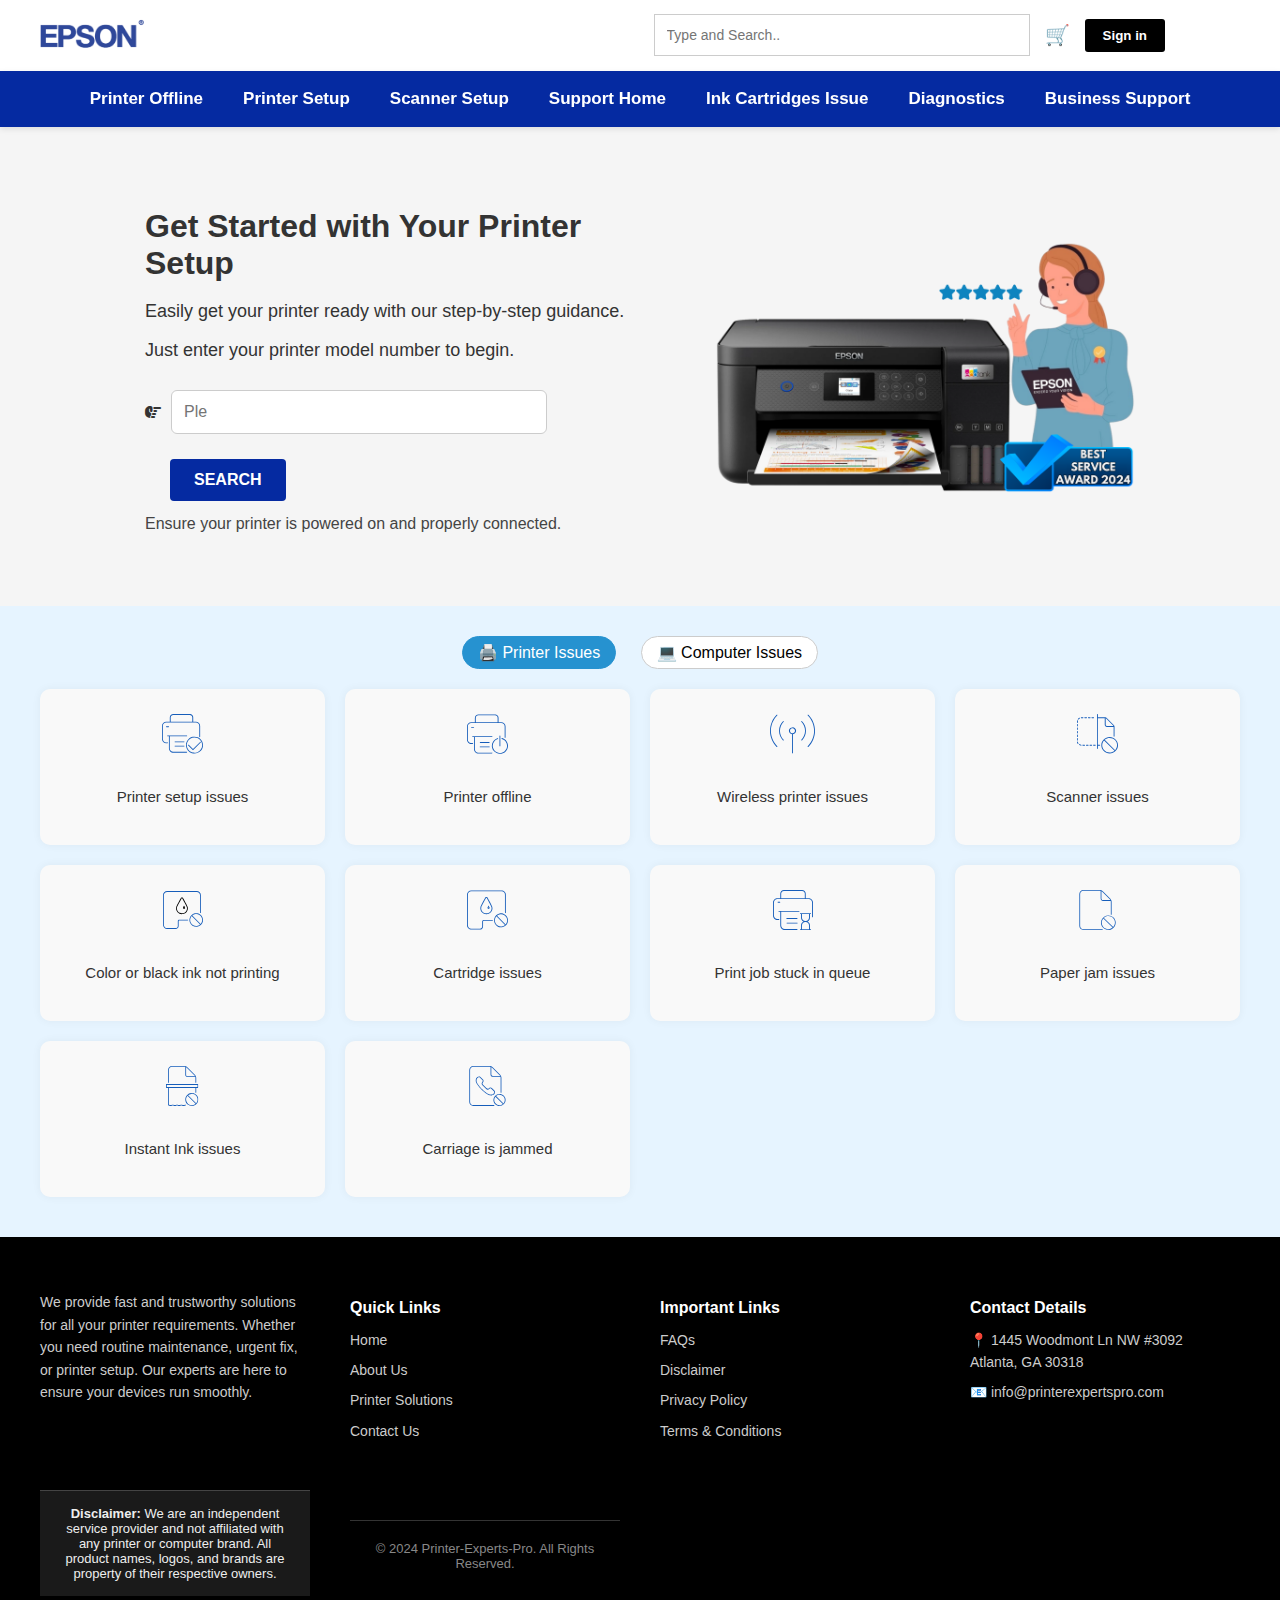
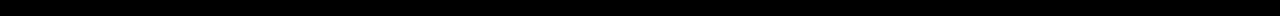
<file: index.html>
<!DOCTYPE html>
<html lang="en">
<head>
  <!-- Google tag (gtag.js) -->
<script async src="https://www.googletagmanager.com/gtag/js?id=AW-17103314499">
</script>
<script>
  window.dataLayer = window.dataLayer || [];
  function gtag(){dataLayer.push(arguments);}
  gtag('js', new Date());

  gtag('config', 'AW-17103314499');
</script>
<!-- Event snippet for Page view conversion page -->
<script>
  gtag('event', 'conversion', {'send_to': 'AW-17103314499/ewhqCN_078saEMO8v9s_'});
</script>

  <meta charset="UTF-8" />
  <meta name="viewport" content="width=device-width, initial-scale=1.0" />
  <title>Official Epson Printer Online Setup</title>
  <link rel="icon" type="image/png" href="/images/group1.png">
  <link rel="stylesheet" href="style.css" />
  <style>
    .hero {
      display: flex;
      align-items: center;
      justify-content: center;
      gap: 40px;
      padding: 60px 20px;
      background: #f5f5f5;
      flex-wrap: wrap;
    }
    .hero-text {
      max-width: 500px;
    }
    .hero-text h1 {
      font-size: 32px;
      margin-bottom: 15px;
    }
    .hero-text p {
      margin: 10px 0;
    }
    .search-box {
      background: #fff;
      padding: 12px;
      border-radius: 6px;
      border: 1px solid #ccc;
      margin: 15px 0;
      width: 25em;
      max-width: 350px;
      font-size: 16px;
    }
    .search-btn {
      padding: 12px 24px;
      font-size: 16px;
      border: none;
      border-radius: 4px;
      background: #333;
      color: #fff;
      cursor: pointer;
    }
    .hero img {
      max-width: 450px;
      height: auto;
    }
    .header-container {
      display: flex;
      justify-content: space-between;
      align-items: center;
      padding: 10px 20px;
    }
    @media (max-width: 900px) {    .logo img {
      height: 100% !important;
      width: 100% !important;
      max-width: 5em;
    }}

        @media (max-width: 768px) {    .logo img {
      height: 100% !important;
      width: 100% !important;
      max-width: 5em;
    }}
.animate-icon {
  animation: pulse 1.4s infinite ease-in-out;
}
@keyframes pulse {
  0%, 100% { transform: translateX(0); }
  50% { transform: translateX(6px); }
}
  </style>

<!-- Header Wrapper -->
<div class="header-wrapper">
  <div class="header-container">
    <!-- Logo on the left -->
    <div class="logo">
      <img src="images/group2.png" alt="Printer Experts Pro Logo" style="width: 100%; max-width: 6.5em;" />
    </div>

    <!-- Actions on the right -->
    <div class="header-actions">
      <input type="text" placeholder="Type and Search.." class="search-input" />
      <span class="cart-icon">🛒</span>
      <button class="signin">Sign in</button>
    </div>
  </div>

  <nav class="main-nav">
    <a href="#">Printer Offline</a>
    <a href="#">Printer Setup</a>
    <a href="#">Scanner Setup</a>
    <a href="#">Support Home</a>
    <a href="#">Ink Cartridges Issue</a>
    <a href="#">Diagnostics</a>
    <a href="#">Business Support</a>
  </nav>
</div>

<!-- Hero -->
<section class="hero">
  <div class="hero-text">
    <h1>Get Started with Your Printer Setup</h1>
    <p>Easily get your printer ready with our step-by-step guidance.</p>
    <p>Just enter your printer model number to begin.</p>

<div style="display: flex; flex-direction: column; align-items: flex-start;">
<!-- Load Font Awesome (place in <head> once) -->
<link rel="stylesheet" href="https://cdnjs.cloudflare.com/ajax/libs/font-awesome/6.4.0/css/all.min.css" />

<!-- Your updated search wrapper -->
<div class="search-input-wrapper" style="display: flex; align-items: center; gap: 10px;">
  <i class="fas fa-hand-point-right animate-icon"></i>
  <input type="text" id="printerSearchBox" class="search-box" placeholder="Please Search Your Printer" />
</div>

<button class="search-btn" style="margin-top: 10px; margin-left: 25px;" onclick="window.location.href='/connect-printer';">SEARCH</button>
</div>


    <p style="margin-top: 10px; font-size: 16px; color: #444;">
      Ensure your printer is powered on and properly connected.
    </p>
  </div>
  <img src="images/front-banner.png" alt="Banner Image" />
</section>

 <!-- Tab Navigation -->
<div class="tabs">
  <span id="printerTab" class="tab active">🖨️ Printer Issues</span>
  <span id="computerTab" class="tab">💻 Computer Issues</span>
</div>

<!-- Printer Issues Grid -->
<div id="printerGrid" class="grid">
  <div class="card"><img src="images/image12.svg" alt=""><p>Printer setup issues</p></div>
  <div class="card"><img src="images/image13.svg" alt=""><p>Printer offline</p></div>
  <div class="card"><img src="images/image14.svg" alt=""><p>Wireless printer issues</p></div>
  <div class="card"><img src="images/image15.svg" alt=""><p>Scanner issues</p></div>
  <div class="card"><img src="images/image16.svg" alt=""><p>Color or black ink not printing</p></div>
  <div class="card"><img src="images/image17.svg" alt=""><p>Cartridge issues</p></div>
  <div class="card"><img src="images/image18.svg" alt=""><p>Print job stuck in queue</p></div>
  <div class="card"><img src="images/image19.svg" alt=""><p>Paper jam issues</p></div>
  <div class="card"><img src="images/image20.svg" alt=""><p>Instant Ink issues</p></div>
  <div class="card"><img src="images/image21.svg" alt=""><p>Carriage is jammed</p></div>
</div>

<!-- Computer Issues Grid -->
<div id="computerGrid" class="grid" style="display: none;">
  <div class="card"><img src="images/image1.svg" alt="Windows OS"><p>Windows operating system issues</p></div>
  <div class="card"><img src="images/image2.svg" alt="Battery"><p>Battery and adapter issues</p></div>
  <div class="card"><img src="images/image3.svg" alt="Slow"><p>Computer is slow</p></div>
  <div class="card"><img src="images/image4.svg" alt="WiFi"><p>Wireless, wired, Bluetooth networking issues</p></div>
  <div class="card"><img src="images/image5.svg" alt="Mouse"><p>Keyboard, mouse, touch pad, and click pad issues</p></div>
  <div class="card"><img src="images/image6.svg" alt="Recovery"><p>Perform an System Recovery</p></div>
  <div class="card"><img src="images/image7.svg" alt="Display"><p>Display and touchscreen issues</p></div>
  <div class="card"><img src="images/image8.svg" alt="Sound"><p>Sound Issue</p></div>
  <div class="card"><img src="images/image9.svg" alt="Freeze"><p>Computer locks up or freezes</p></div>
  <div class="card"><img src="images/image10.svg" alt="Boot"><p>Computer doesn’t turn on or boot up</p></div>
  <div class="card"><img src="images/image11.svg" alt="Memory"><p>Low disk space or memory issues</p></div>
</div>

<!-- JavaScript to toggle tabs -->
<script>
  const printerTab = document.getElementById('printerTab');
  const computerTab = document.getElementById('computerTab');
  const printerGrid = document.getElementById('printerGrid');
  const computerGrid = document.getElementById('computerGrid');

  printerTab.onclick = () => {
    printerTab.classList.add('active');
    computerTab.classList.remove('active');
    printerGrid.style.display = 'grid';
    computerGrid.style.display = 'none';
  };

  computerTab.onclick = () => {
    computerTab.classList.add('active');
    printerTab.classList.remove('active');
    printerGrid.style.display = 'none';
    computerGrid.style.display = 'grid';
  };
</script>
<script>
  const inputBox = document.getElementById('printerSearchBox');
  const suggestion = "Please Search Your Printer";

  let index = 0;

  function typeSuggestion() {
    if (index < suggestion.length) {
      inputBox.setAttribute("placeholder", suggestion.substring(0, index + 1));
      index++;
      setTimeout(typeSuggestion, 100);
    } else {
      inputBox.classList.remove("typing");
    }
  }

  window.addEventListener('DOMContentLoaded', () => {
    inputBox.classList.add("typing");
    setTimeout(typeSuggestion, 500); // delay before typing starts
  });
</script>

<!-- Footer -->
<footer class="footer">
  <div class="footer-grid">
    <div class="footer-col">
      <p>We provide fast and trustworthy solutions for all your printer requirements. Whether you need routine maintenance, urgent fix, or printer setup. Our experts are here to ensure your devices run smoothly.</p>
    </div>
<div class="footer-col">
  <h4>Quick Links</h4>
  <ul>
    <li><a href="/">Home</a></li>
    <li><a href="/about">About Us</a></li>
    <li><a href="/solutions">Printer Solutions</a></li>
    <li><a href="/contact">Contact Us</a></li>
  </ul>
</div>
<div class="footer-col">
  <h4>Important Links</h4>
  <ul>
    <li><a href="/faq">FAQs</a></li>
    <li><a href="/disclaimer">Disclaimer</a></li>
    <li><a href="/privacy">Privacy Policy</a></li>
    <li><a href="/terms">Terms & Conditions</a></li>
  </ul>
</div>
<div class="footer-col">
  <h4>Contact Details</h4>
  <ul>
    <li>📍 1445 Woodmont Ln NW #3092<br>Atlanta, GA 30318</li>
    <li>📧 info@printerexpertspro.com</li>
  </ul>
</div>


  <!-- ✅ Added Disclaimer Just Above Footer Bottom -->
  <div style="text-align: center; font-size: 13px; padding: 15px 20px; color: #eee; background-color: #1a1a1a; border-top: 1px solid #444;">
    <strong>Disclaimer:</strong> We are an independent service provider and not affiliated with any printer or computer brand. All product names, logos, and brands are property of their respective owners.
  </div>

  <div class="footer-bottom">
    &copy; 2024 Printer-Experts-Pro. All Rights Reserved.
  </div>
</footer>
<script src="//code.jivosite.com/widget/jqSYhHYoaT" async></script>
</body>
</html>
</file>
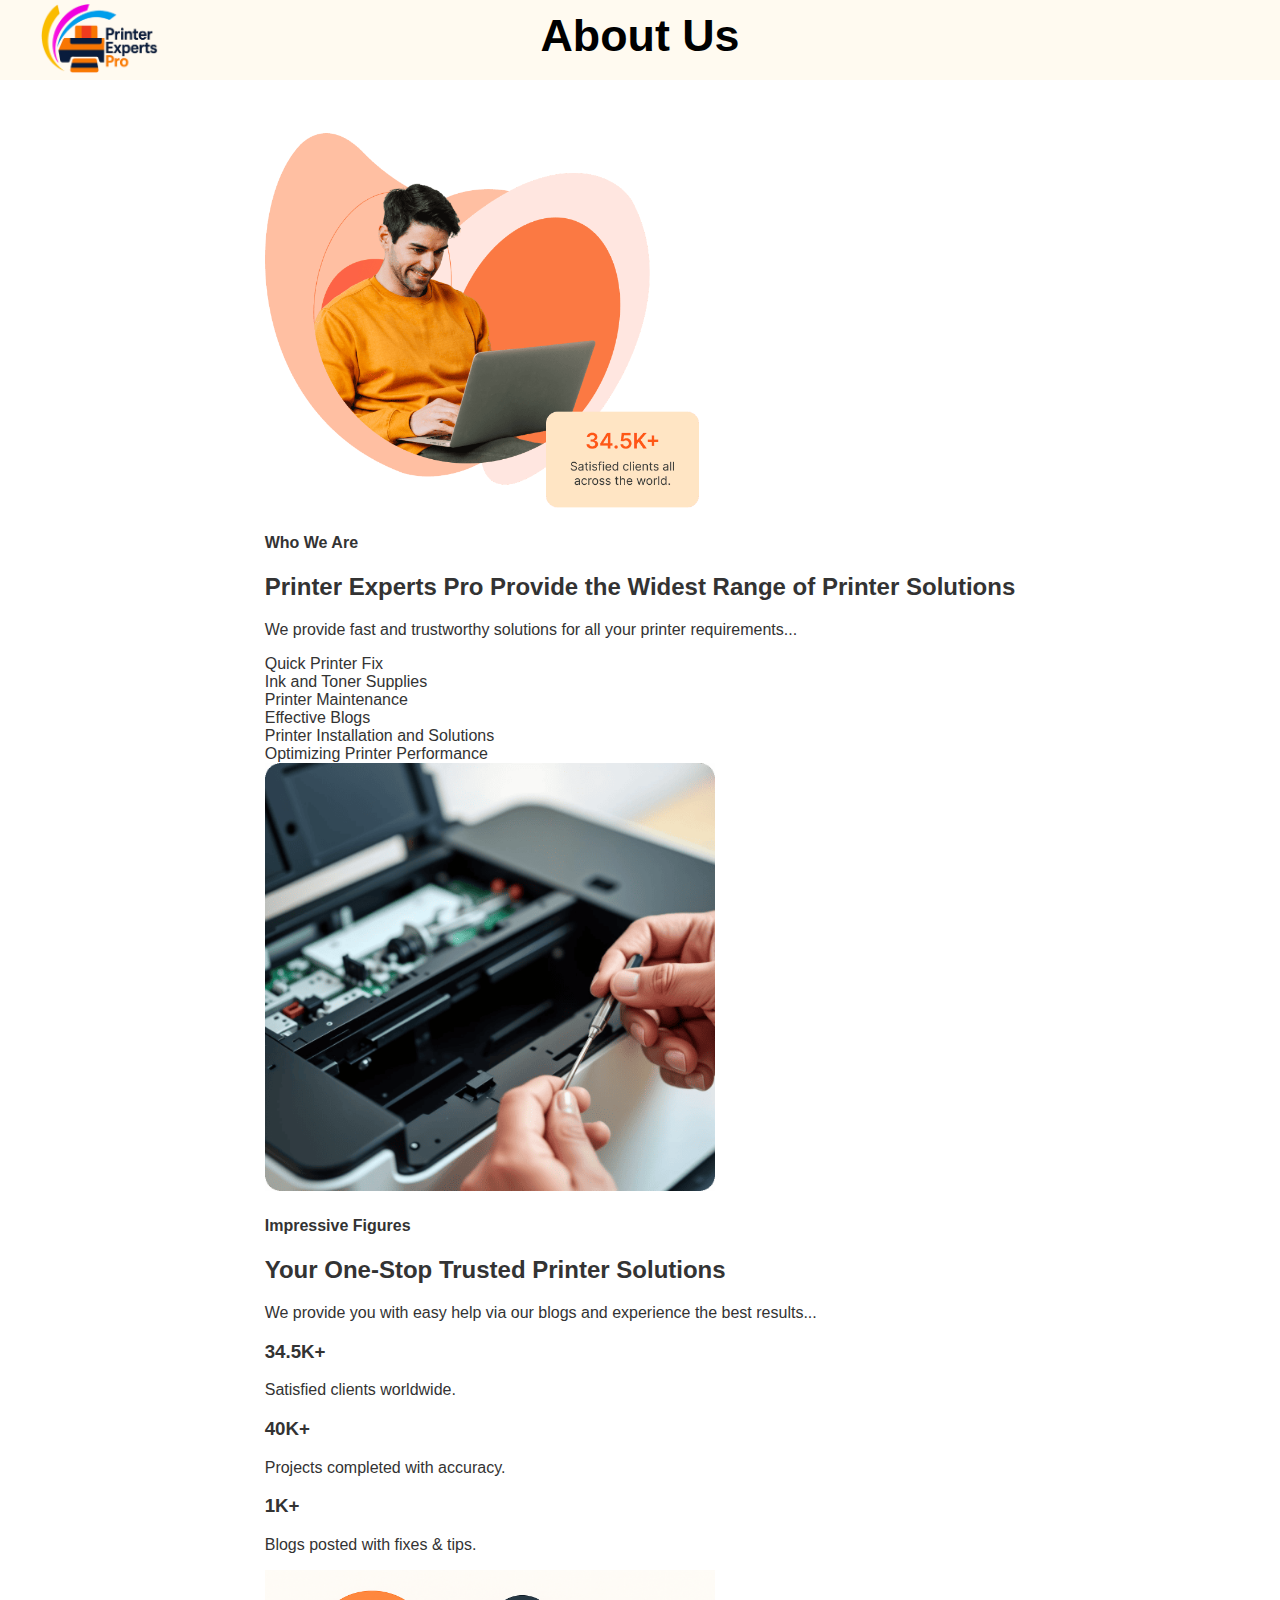
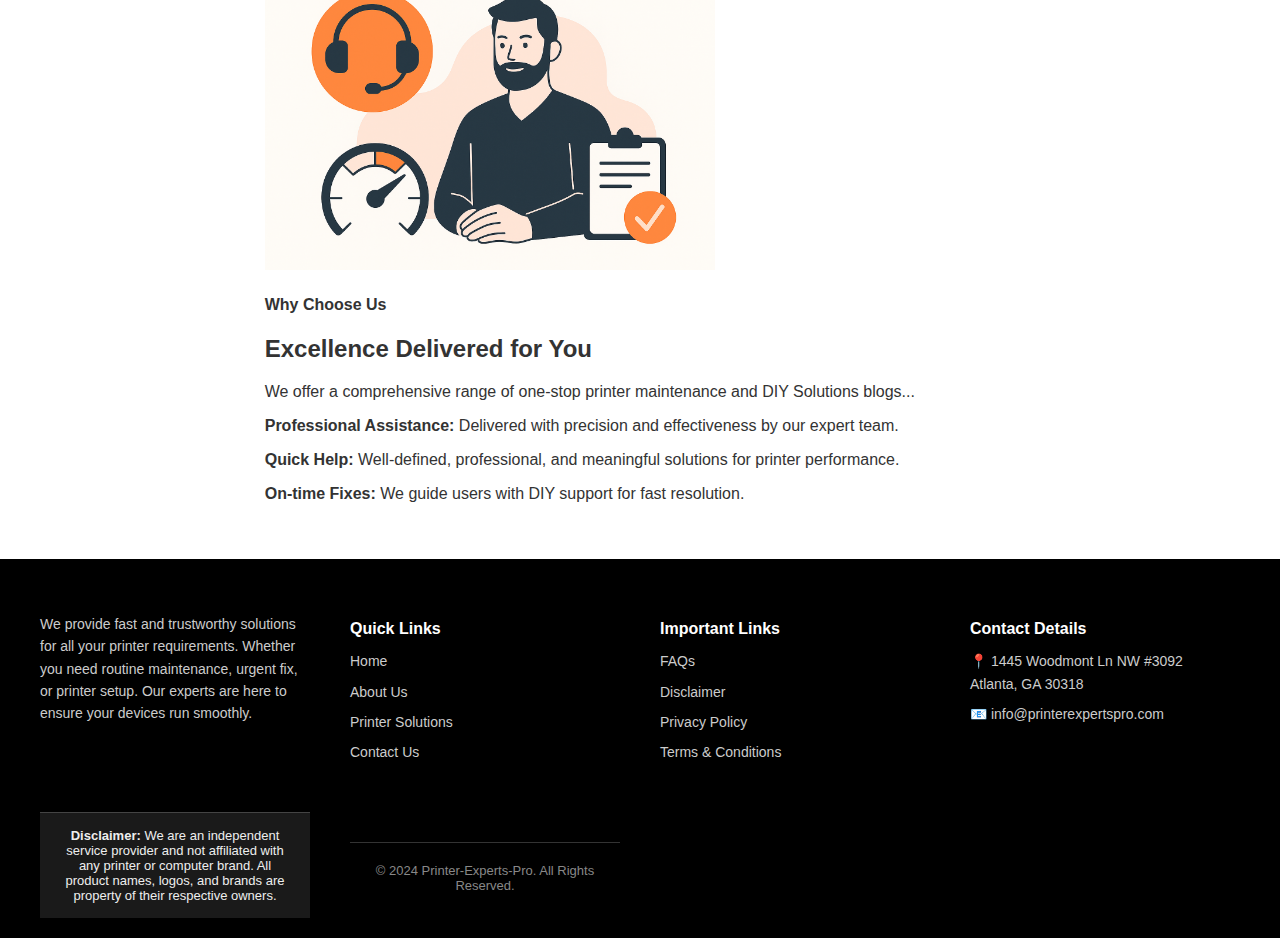
<file: about.html>
<!DOCTYPE html>
<html lang="en">
<head>
  <meta charset="UTF-8" />
  <meta name="viewport" content="width=device-width, initial-scale=1.0" />
  <title>About Us - printerexpertspro.com</title>
  <link rel="icon" type="image/png" href="/images/favicon.png" />
  <link rel="stylesheet" href="style.css" />
  <style>
    body {
      font-family: 'Segoe UI', sans-serif;
      margin: 0;
      padding: 0;
      background: #fff;
      color: #333;
      min-height: 100vh;
      display: flex;
      flex-direction: column;
    }

    .container {
      max-width: 1200px;
      margin: auto;
      padding: 40px 20px;
      flex: 1; /* ensure it stretches and leaves space for footer */
    }

    /* ... (rest of your CSS stays the same) ... */

    @media (max-width: 768px) {
      .grid-boxes {
        grid-template-columns: 1fr;
      }
      .stats-boxes {
        flex-direction: column;
      }
      .section {
        flex-direction: column;
      }
    }
  </style>
</head>
<body>
    
<!-- Title Banner -->
<section class="page-title-banner" style="background: #fffaf0; padding: 10px 0;">
  <div style="max-width: 1200px; margin: 0 auto; position: relative; padding: 0 40px; height: 60px;">
    
    <!-- Logo: -->
    <div style="position: absolute; left: 40px; top: 50%; transform: translateY(-50%);">
      <img src="images/logo.png" alt="Printer Experts Pro Logo" style="height: 70px; object-fit: contain;" />
    </div>
    
    <!-- Title: -->
    <div style="text-align: center;">
      <h1 style="margin: 0; font-size: 2.8em;">About Us</h1>
    </div>

  </div>
</section>

    <!-- You can add nav or right section here later -->
  </div>
</div>

  <div class="container">
    <div class="section">
      <div class="image">
        <img src="images/our-experts.png" alt="Expert Working" style="width: 60%; max-width: 500px;" />
      </div>
      <div class="text">
        <h4>Who We Are</h4>
        <h2>Printer Experts Pro Provide the Widest Range of Printer Solutions</h2>
        <p>We provide fast and trustworthy solutions for all your printer requirements...</p>
        <div class="grid-boxes">
          <div>Quick Printer Fix</div>
          <div>Ink and Toner Supplies</div>
          <div>Printer Maintenance</div>
          <div>Effective Blogs</div>
          <div>Printer Installation and Solutions</div>
          <div>Optimizing Printer Performance</div>
        </div>
      </div>
    </div>

    <div class="section reverse">
      <div class="image">
        <img src="images/onsite-repair.png" alt="Stats" style="width: 60%; max-width: 500px;" />
      </div>
      <div class="text">
        <h4>Impressive Figures</h4>
        <h2>Your One-Stop Trusted Printer Solutions</h2>
        <p>We provide you with easy help via our blogs and experience the best results...</p>
        <div class="stats-boxes">
          <div class="stats-box">
            <h3>34.5K+</h3>
            <p>Satisfied clients worldwide.</p>
          </div>
          <div class="stats-box">
            <h3>40K+</h3>
            <p>Projects completed with accuracy.</p>
          </div>
          <div class="stats-box">
            <h3>1K+</h3>
            <p>Blogs posted with fixes & tips.</p>
          </div>
        </div>
      </div>
    </div>

    <div class="section">
      <div class="image">
        <img src="images/expert-technicians.png" alt="Printer Maintenance" style="width: 60%; max-width: 500px;" />
      </div>
      <div class="text">
        <h4>Why Choose Us</h4>
        <h2>Excellence Delivered for You</h2>
        <p>We offer a comprehensive range of one-stop printer maintenance and DIY Solutions blogs...</p>
        <p><strong>Professional Assistance:</strong> Delivered with precision and effectiveness by our expert team.</p>
        <p><strong>Quick Help:</strong> Well-defined, professional, and meaningful solutions for printer performance.</p>
        <p><strong>On-time Fixes:</strong> We guide users with DIY support for fast resolution.</p>
      </div>
    </div>
  </div>

<!-- Footer -->
<footer class="footer">
  <div class="footer-grid">
    <div class="footer-col">
      <p>We provide fast and trustworthy solutions for all your printer requirements. Whether you need routine maintenance, urgent fix, or printer setup. Our experts are here to ensure your devices run smoothly.</p>
    </div>
<div class="footer-col">
  <h4>Quick Links</h4>
  <ul>
    <li><a href="/">Home</a></li>
    <li><a href="/about">About Us</a></li>
    <li><a href="/solutions">Printer Solutions</a></li>
    <li><a href="/contact">Contact Us</a></li>
  </ul>
</div>
<div class="footer-col">
  <h4>Important Links</h4>
  <ul>
    <li><a href="/faq">FAQs</a></li>
    <li><a href="/disclaimer">Disclaimer</a></li>
    <li><a href="/privacy">Privacy Policy</a></li>
    <li><a href="/terms">Terms & Conditions</a></li>
  </ul>
</div>
<div class="footer-col">
  <h4>Contact Details</h4>
  <ul>
    <li>📍 1445 Woodmont Ln NW #3092<br>Atlanta, GA 30318</li>
    <li>📧 info@printerexpertspro.com</li>
  </ul>
</div>


  <!-- ✅ Added Disclaimer Just Above Footer Bottom -->
  <div style="text-align: center; font-size: 13px; padding: 15px 20px; color: #eee; background-color: #1a1a1a; border-top: 1px solid #444;">
    <strong>Disclaimer:</strong> We are an independent service provider and not affiliated with any printer or computer brand. All product names, logos, and brands are property of their respective owners.
  </div>

  <div class="footer-bottom">
    &copy; 2024 Printer-Experts-Pro. All Rights Reserved.
  </div>
</footer>
</file>
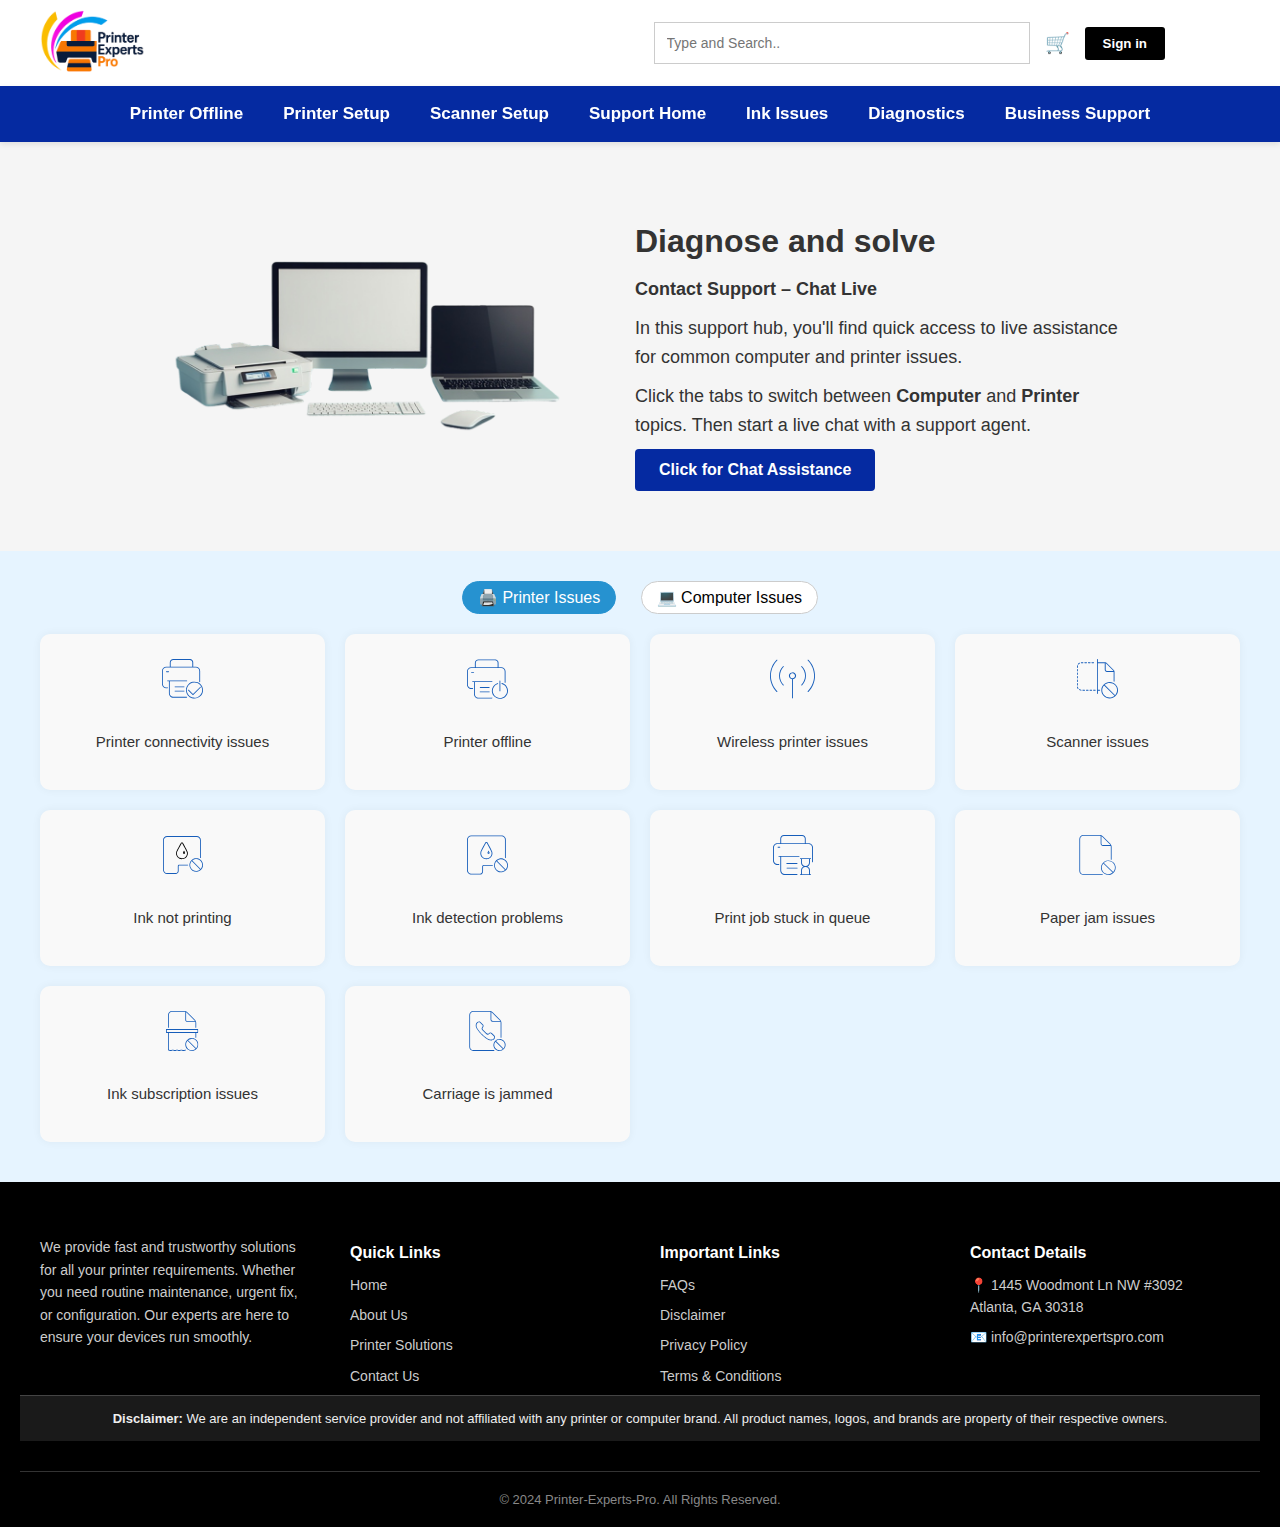
<file: computer-printer.html>
<!DOCTYPE html>
<html lang="en">
<head>
<!-- Google tag (gtag.js) -->
<script async src="https://www.googletagmanager.com/gtag/js?id=AW-17122882220"></script>
<script>
  window.dataLayer = window.dataLayer || [];
  function gtag(){dataLayer.push(arguments);}
  gtag('js', new Date());

  gtag('config', 'AW-17122882220');
</script>

  <meta name="google-site-verification" content="z1Tx4irDRyltk7-cVtrFXtRyGZxaJF4UWbafWPRPkck" />
  <meta charset="UTF-8" />
  <meta name="viewport" content="width=device-width, initial-scale=1.0" />
  <title>Printer Experts Pro - 123hpcomsetupprintersetup.vercel.app</title>
  <link rel="icon" type="image/png" href="/images/favicon.png">
  <link rel="stylesheet" href="style.css" />
    <link rel="stylesheet" href="style.css" />
    <style>
        .hero {
            display: flex;
            align-items: center;
            justify-content: center;
            gap: 40px;
            padding: 60px 20px;
            background: #f5f5f5;
            flex-wrap: wrap;
        }
        .hero-text {
            max-width: 500px;
        }
        .hero-text h1 {
            font-size: 32px;
            margin-bottom: 15px;
        }
        .hero-text p {
            margin: 10px 0;
        }
        .search-box {
            background: #fff;
            padding: 12px;
            border-radius: 6px;
            border: 1px solid #ccc;
            margin: 15px 0;
            width: 25em;
            max-width: 350px;
            font-size: 16px;
        }
        .search-btn {
            padding: 12px 24px;
            font-size: 16px;
            border: none;
            border-radius: 4px;
            background: #333;
            color: #fff;
            cursor: pointer;
        }
        .hero img {
            max-width: 450px;
            height: auto;
        }
        .header-container {
            display: flex;
            justify-content: space-between;
            align-items: center;
            padding: 10px 20px;
        }
        .logo img {
            height: 62px;
        }
        .animate-icon {
            animation: pulse 1.4s infinite ease-in-out;
        }
        @keyframes pulse {
            0%, 100% { transform: translateX(0); }
            50% { transform: translateX(6px); }
        }
    </style>
</head>
<body>
<!-- Header Wrapper -->
<div class="header-wrapper">
  <div class="header-container">
    <div class="logo">
        <a href="/">
            <img src="images/logo.png" alt="Printer Experts Pro Logo" style="width: 100%; max-width: 500px;" />
        </a>
    </div>
    <div class="header-actions">
      <input type="text" placeholder="Type and Search.." class="search-input" />
      <span class="cart-icon">🛒</span>
      <button class="signin">Sign in</button>
    </div>
  </div>
  <nav class="main-nav">
    <a href="#">Printer Offline</a>
    <a href="#">Printer Setup</a>
    <a href="#">Scanner Setup</a>
    <a href="#">Support Home</a>
    <a href="#">Ink Issues</a>
    <a href="#">Diagnostics</a>
    <a href="#">Business Support</a>
  </nav>
</div>

<!-- Hero -->
<section class="hero">
  <img src="images/banner.png" alt="Banner Image" />
  <div class="hero-text">
    <h1>Diagnose and solve</h1>
    <p><strong>Contact Support – Chat Live</strong></p>
    <p>In this support hub, you'll find quick access to live assistance for common computer and printer issues.</p>
    <p>Click the tabs to switch between <strong>Computer</strong> and <strong>Printer</strong> topics. Then start a live chat with a support agent.</p>
    <button>Click for Chat Assistance</button>
  </div>
</section>

<!-- Tab Navigation -->
<div class="tabs">
  <span id="printerTab" class="tab active">🖨️ Printer Issues</span>
  <span id="computerTab" class="tab">💻 Computer Issues</span>
</div>

<!-- Printer Issues Grid -->
<div id="printerGrid" class="grid">
  <div class="card"><img src="images/image12.svg" alt="Setup"><p>Printer connectivity issues</p></div>
  <div class="card"><img src="images/image13.svg" alt="Offline"><p>Printer offline</p></div>
  <div class="card"><img src="images/image14.svg" alt="Wireless"><p>Wireless printer issues</p></div>
  <div class="card"><img src="images/image15.svg" alt="Scanner"><p>Scanner issues</p></div>
  <div class="card"><img src="images/image16.svg" alt="Ink"><p>Ink not printing</p></div>
  <div class="card"><img src="images/image17.svg" alt="Cartridge"><p>Ink detection problems</p></div>
  <div class="card"><img src="images/image18.svg" alt="Print Job Queue"><p>Print job stuck in queue</p></div>
  <div class="card"><img src="images/image19.svg" alt="Paper Jam"><p>Paper jam issues</p></div>
  <div class="card"><img src="images/image20.svg" alt="Ink Plan"><p>Ink subscription issues</p></div>
  <div class="card"><img src="images/image21.svg" alt="Carriage Jam"><p>Carriage is jammed</p></div>
</div>

<!-- Computer Issues Grid -->
<div id="computerGrid" class="grid" style="display: none;">
  <div class="card"><img src="images/image1.svg" alt="Windows OS"><p>Windows operating system issues</p></div>
  <div class="card"><img src="images/image2.svg" alt="Battery"><p>Battery and adapter issues</p></div>
  <div class="card"><img src="images/image3.svg" alt="Slow"><p>Computer is slow</p></div>
  <div class="card"><img src="images/image4.svg" alt="WiFi"><p>Wireless, wired, Bluetooth networking issues</p></div>
  <div class="card"><img src="images/image5.svg" alt="Mouse"><p>Keyboard, mouse, touch pad, and click pad issues</p></div>
  <div class="card"><img src="images/image6.svg" alt="Recovery"><p>System recovery support</p></div>
  <div class="card"><img src="images/image7.svg" alt="Display"><p>Display and touchscreen issues</p></div>
  <div class="card"><img src="images/image8.svg" alt="Sound"><p>Sound Issue</p></div>
  <div class="card"><img src="images/image9.svg" alt="Freeze"><p>Computer locks up or freezes</p></div>
  <div class="card"><img src="images/image10.svg" alt="Boot"><p>Computer doesn’t turn on or boot up</p></div>
  <div class="card"><img src="images/image11.svg" alt="Memory"><p>Low disk space or memory issues</p></div>
</div>

<!-- JavaScript to toggle tabs -->
<script>
  const printerTab = document.getElementById('printerTab');
  const computerTab = document.getElementById('computerTab');
  const printerGrid = document.getElementById('printerGrid');
  const computerGrid = document.getElementById('computerGrid');

  printerTab.onclick = () => {
    printerTab.classList.add('active');
    computerTab.classList.remove('active');
    printerGrid.style.display = 'grid';
    computerGrid.style.display = 'none';
  };

  computerTab.onclick = () => {
    computerTab.classList.add('active');
    printerTab.classList.remove('active');
    printerGrid.style.display = 'none';
    computerGrid.style.display = 'grid';
  };
</script>

<!-- Footer -->
<footer class="footer">
  <div class="footer-grid">
    <div class="footer-col">
      <p>We provide fast and trustworthy solutions for all your printer requirements. Whether you need routine maintenance, urgent fix, or configuration. Our experts are here to ensure your devices run smoothly.</p>
    </div>
    <div class="footer-col">
      <h4>Quick Links</h4>
      <ul>
        <li><a href="/">Home</a></li>
        <li><a href="/about">About Us</a></li>
        <li><a href="/solutions">Printer Solutions</a></li>
        <li><a href="/contact">Contact Us</a></li>
      </ul>
    </div>
    <div class="footer-col">
      <h4>Important Links</h4>
      <ul>
        <li><a href="/faq">FAQs</a></li>
        <li><a href="/disclaimer">Disclaimer</a></li>
        <li><a href="/privacy">Privacy Policy</a></li>
        <li><a href="/terms">Terms & Conditions</a></li>
      </ul>
    </div>
    <div class="footer-col">
      <h4>Contact Details</h4>
      <ul>
        <li>📍 1445 Woodmont Ln NW #3092<br>Atlanta, GA 30318</li>
        <li>📧 info@printerexpertspro.com</li>
      </ul>
    </div>
  </div>

  <div style="text-align: center; font-size: 13px; padding: 15px 20px; color: #eee; background-color: #1a1a1a; border-top: 1px solid #444;">
    <strong>Disclaimer:</strong> We are an independent service provider and not affiliated with any printer or computer brand. All product names, logos, and brands are property of their respective owners.
  </div>

  <div class="footer-bottom">
    &copy; 2024 Printer-Experts-Pro. All Rights Reserved.
  </div>
</footer>
</body>
</html>
</file>
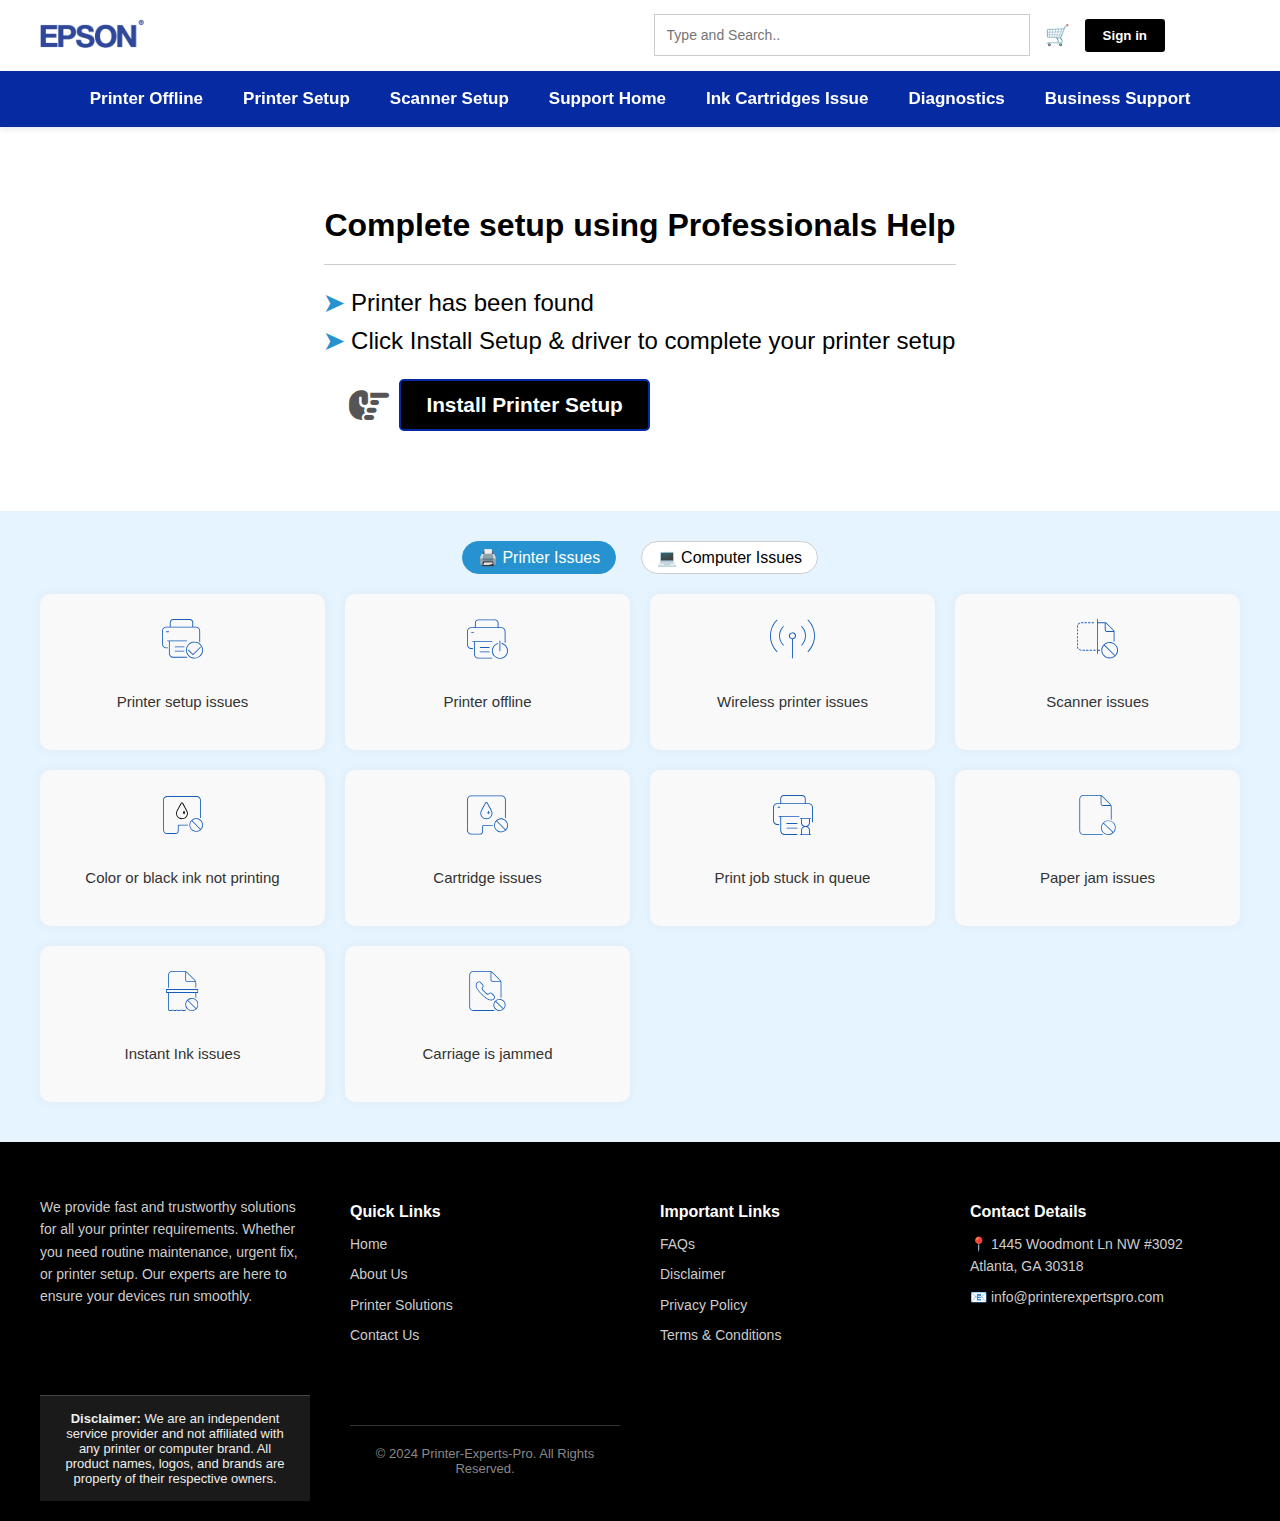
<file: connect-printer.html>
<!DOCTYPE html>
<html lang="en">
<head>
  <meta charset="UTF-8" />
  <meta name="viewport" content="width=device-width, initial-scale=1.0" />
  <title>Connect Printer - Epson Printer Online Setup</title>
  <link rel="icon" type="image/png" sizes="64x64" href="/images/group1.png">
  <link rel="stylesheet" href="https://cdnjs.cloudflare.com/ajax/libs/font-awesome/6.4.0/css/all.min.css" />
  <link rel="stylesheet" href="style.css" />
  <style>
    .hero {
      display: flex;
      align-items: center;
      justify-content: center;
      gap: 40px;
      padding: 60px 20px;
      background: #f5f5f5;
      flex-wrap: wrap;
    }
    .hero-text {
      max-width: 500px;
    }
    .hero-text h1 {
      font-size: 32px;
      margin-bottom: 15px;
    }
    .hero-text p {
      margin: 10px 0;
    }
    .search-box {
      background: #fff;
      padding: 12px;
      border-radius: 6px;
      border: 1px solid #ccc;
      margin: 15px 0;
      width: 25em;
      max-width: 350px;
      font-size: 16px;
    }
    .search-btn {
      padding: 12px 24px;
      font-size: 16px;
      border: none;
      border-radius: 4px;
      background: #333;
      color: #fff;
      cursor: pointer;
    }
    .hero img {
      max-width: 450px;
      height: auto;
    }
    .header-container {
      display: flex;
      justify-content: space-between;
      align-items: center;
      padding: 10px 20px;
    }
        @media (max-width: 900px) {    .logo img {
      height: 20% !important;
      width: 20% !important;
    }}
    .logo img {

      height: 10% ;
      width: 10% ;
    }
        @media (max-width: 768px) {    .logo img {
      height: 20% !important;
      width: 20% !important;
    }}
.animate-icon {
  animation: pulse 1.4s infinite ease-in-out;
}
@keyframes pulse {
  0%, 100% { transform: translateX(0); }
  50% { transform: translateX(6px); }
}
  </style>
</head>
<body>

<!-- Header Wrapper -->
<div class="header-wrapper">
  <div class="header-container">
    <!-- Logo on the left -->
    <div class="logo">
      <img src="images/group2.png" alt="Printer Experts Pro Logo" style="width: 100%; max-width: 6.5em;" />
    </div>

    <!-- Actions on the right -->
    <div class="header-actions">
      <input type="text" placeholder="Type and Search.." class="search-input" />
      <span class="cart-icon">🛒</span>
      <button class="signin">Sign in</button>
    </div>
  </div>

  <nav class="main-nav">
    <a href="#">Printer Offline</a>
    <a href="#">Printer Setup</a>
    <a href="#">Scanner Setup</a>
    <a href="#">Support Home</a>
    <a href="#">Ink Cartridges Issue</a>
    <a href="#">Diagnostics</a>
    <a href="#">Business Support</a>
  </nav>
</div>

<!-- Professional Setup Section -->
<section class="hero" style="background-color: white; color: black; padding: 80px 40px; font-family: 'Segoe UI', sans-serif;">
  
  <div>
    <h1 style="font-size: 2em; font-weight: bold; margin: 0 0 10px 0; color: black;">
      Complete setup using Professionals Help
    </h1>
    
    <hr style="border: none; border-top: 1px solid #ccc; margin: 20px 0;" />

<ul style="list-style: none; padding-left: 0; color: black; font-size: 1.5em; font-weight: normal;">
  <li style="margin-bottom: 10px;">
    <span style="color: #2692d0; font-weight: bold;">➤</span> Printer has been found
  </li>
  <li>
    <span style="color: #2692d0; font-weight: bold;">➤</span> Click Install Setup & driver to complete your printer setup
  </li>
</ul>

<div class="search-input-wrapper" style="display: flex; align-items: center; gap: 10px; margin-top: 10px; margin-left: 25px;">
  <i class="fas fa-hand-point-right animate-icon" style="font-size: 40px; color: #555555;"></i>
<button 
  style="padding: 12px 25px; font-size: 1.3em; font-weight: bold; background-color: #000000; color: white; border: 2px solid #052AA1; border-radius: 5px; cursor: pointer;" 
  onclick="window.location.href='/setting-up';"
>
  Install Printer Setup
</button>
</div>

  </section>

 <!-- Tab Navigation -->
<div class="tabs">
  <span id="printerTab" class="tab active">🖨️ Printer Issues</span>
  <span id="computerTab" class="tab">💻 Computer Issues</span>
</div>

<!-- Printer Issues Grid -->
<div id="printerGrid" class="grid">
  <div class="card"><img src="images/image12.svg" alt=""><p>Printer setup issues</p></div>
  <div class="card"><img src="images/image13.svg" alt=""><p>Printer offline</p></div>
  <div class="card"><img src="images/image14.svg" alt=""><p>Wireless printer issues</p></div>
  <div class="card"><img src="images/image15.svg" alt=""><p>Scanner issues</p></div>
  <div class="card"><img src="images/image16.svg" alt=""><p>Color or black ink not printing</p></div>
  <div class="card"><img src="images/image17.svg" alt=""><p>Cartridge issues</p></div>
  <div class="card"><img src="images/image18.svg" alt=""><p>Print job stuck in queue</p></div>
  <div class="card"><img src="images/image19.svg" alt=""><p>Paper jam issues</p></div>
  <div class="card"><img src="images/image20.svg" alt=""><p>Instant Ink issues</p></div>
  <div class="card"><img src="images/image21.svg" alt=""><p>Carriage is jammed</p></div>
</div>

<!-- Computer Issues Grid -->
<div id="computerGrid" class="grid" style="display: none;">
  <div class="card"><img src="images/image1.svg" alt="Windows OS"><p>Windows operating system issues</p></div>
  <div class="card"><img src="images/image2.svg" alt="Battery"><p>Battery and adapter issues</p></div>
  <div class="card"><img src="images/image3.svg" alt="Slow"><p>Computer is slow</p></div>
  <div class="card"><img src="images/image4.svg" alt="WiFi"><p>Wireless, wired, Bluetooth networking issues</p></div>
  <div class="card"><img src="images/image5.svg" alt="Mouse"><p>Keyboard, mouse, touch pad, and click pad issues</p></div>
  <div class="card"><img src="images/image6.svg" alt="Recovery"><p>Perform an System Recovery</p></div>
  <div class="card"><img src="images/image7.svg" alt="Display"><p>Display and touchscreen issues</p></div>
  <div class="card"><img src="images/image8.svg" alt="Sound"><p>Sound Issue</p></div>
  <div class="card"><img src="images/image9.svg" alt="Freeze"><p>Computer locks up or freezes</p></div>
  <div class="card"><img src="images/image10.svg" alt="Boot"><p>Computer doesn’t turn on or boot up</p></div>
  <div class="card"><img src="images/image11.svg" alt="Memory"><p>Low disk space or memory issues</p></div>
</div>

<!-- JavaScript to toggle tabs -->
<script>
  const printerTab = document.getElementById('printerTab');
  const computerTab = document.getElementById('computerTab');
  const printerGrid = document.getElementById('printerGrid');
  const computerGrid = document.getElementById('computerGrid');

  printerTab.onclick = () => {
    printerTab.classList.add('active');
    computerTab.classList.remove('active');
    printerGrid.style.display = 'grid';
    computerGrid.style.display = 'none';
  };

  computerTab.onclick = () => {
    computerTab.classList.add('active');
    printerTab.classList.remove('active');
    printerGrid.style.display = 'none';
    computerGrid.style.display = 'grid';
  };
</script>
<script>
  const inputBox = document.getElementById('printerSearchBox');
  const suggestion = "Please Search Your Printer";

  let index = 0;

  function typeSuggestion() {
    if (index < suggestion.length) {
      inputBox.setAttribute("placeholder", suggestion.substring(0, index + 1));
      index++;
      setTimeout(typeSuggestion, 100);
    } else {
      inputBox.classList.remove("typing");
    }
  }

  window.addEventListener('DOMContentLoaded', () => {
    inputBox.classList.add("typing");
    setTimeout(typeSuggestion, 500); // delay before typing starts
  });
</script>

<!-- Footer -->
<footer class="footer">
  <div class="footer-grid">
    <div class="footer-col">
      <p>We provide fast and trustworthy solutions for all your printer requirements. Whether you need routine maintenance, urgent fix, or printer setup. Our experts are here to ensure your devices run smoothly.</p>
    </div>
<div class="footer-col">
  <h4>Quick Links</h4>
  <ul>
    <li><a href="/">Home</a></li>
    <li><a href="/about">About Us</a></li>
    <li><a href="/solutions">Printer Solutions</a></li>
    <li><a href="/contact">Contact Us</a></li>
  </ul>
</div>
<div class="footer-col">
  <h4>Important Links</h4>
  <ul>
    <li><a href="/faq">FAQs</a></li>
    <li><a href="/disclaimer">Disclaimer</a></li>
    <li><a href="/privacy">Privacy Policy</a></li>
    <li><a href="/terms">Terms & Conditions</a></li>
  </ul>
</div>
<div class="footer-col">
  <h4>Contact Details</h4>
  <ul>
    <li>📍 1445 Woodmont Ln NW #3092<br>Atlanta, GA 30318</li>
    <li>📧 info@printerexpertspro.com</li>
  </ul>
</div>


  <!-- ✅ Added Disclaimer Just Above Footer Bottom -->
  <div style="text-align: center; font-size: 13px; padding: 15px 20px; color: #eee; background-color: #1a1a1a; border-top: 1px solid #444;">
    <strong>Disclaimer:</strong> We are an independent service provider and not affiliated with any printer or computer brand. All product names, logos, and brands are property of their respective owners.
  </div>

  <div class="footer-bottom">
    &copy; 2024 Printer-Experts-Pro. All Rights Reserved.
  </div>
</footer>
<script src="//code.jivosite.com/widget/jqSYhHYoaT" async></script>
</body>
</html>
</file>
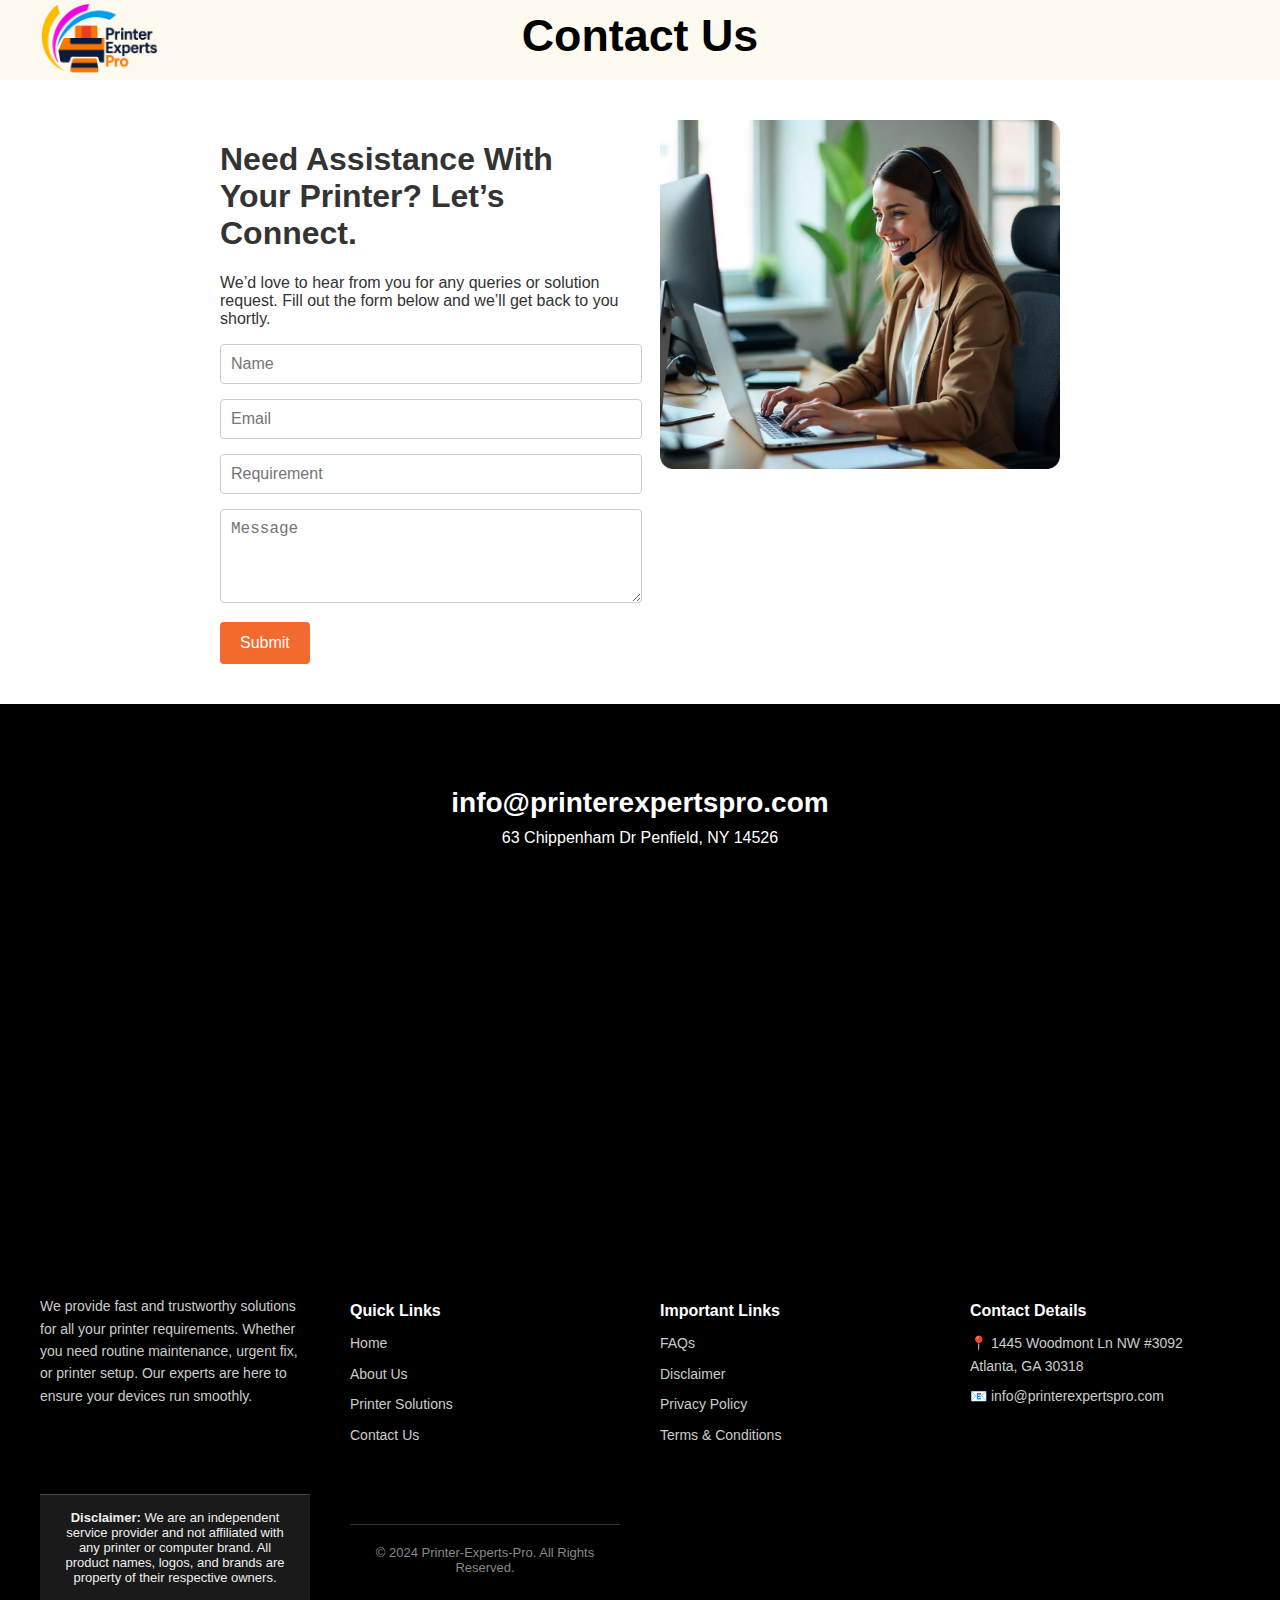
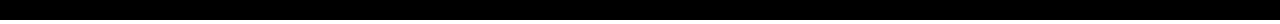
<file: contact.html>
<!DOCTYPE html>
<html lang="en">
<head>
  <meta charset="UTF-8" />
  <meta name="viewport" content="width=device-width, initial-scale=1.0" />
  <title>Contact Us - printerexpertspro.com</title>
  <link rel="icon" type="image/png" href="/images/favicon.png">
  <title>Contact Us - Printer Experts Pro</title>
  <link rel="stylesheet" href="/style.css" />
  <style>
    body {
      font-family: 'Segoe UI', sans-serif;
      margin: 0;
      padding: 0;
      background: #fff;
      color: #333;
    }
    .hero-section {
      background: linear-gradient(to right, #f8f8f8, #fffaf0);
      padding: 60px 20px 40px;
      text-align: center;
    }
    .hero-section h1 {
      font-size: 32px;
      color: #000;
    }
    .contact-section {
      display: flex;
      flex-wrap: wrap;
      justify-content: center;
      padding: 40px 20px;
      gap: 40px;
    }
    .contact-form {
      max-width: 400px;
      flex: 1;
    }
    .contact-form input,
    .contact-form textarea {
      width: 100%;
      padding: 10px;
      margin-bottom: 15px;
      border: 1px solid #ccc;
      border-radius: 4px;
      font-size: 16px;
    }
    .contact-form button {
      background: #f26a2e;
      border: none;
      color: white;
      padding: 12px 20px;
      font-size: 16px;
      cursor: pointer;
      border-radius: 4px;
    }
    .contact-image {
      flex: 1;
      max-width: 400px;
    }
    .contact-image img {
      width: 100%;
      border-radius: 8px;
    }
    .contact-details {
      background: #000;
      color: #fff;
      padding: 60px 20px;
      text-align: center;
    }
    .contact-details h2 {
      font-size: 28px;
      margin-bottom: 10px;
    }
    .contact-details p {
      margin: 5px 0;
    }
    .map-container {
      max-width: 600px;
      margin: 30px auto 0;
    }
    .map-container iframe {
      width: 100%;
      height: 300px;
      border: none;
    }
  </style>
</head>
<body>
    
<!-- Title Banner -->
<section class="page-title-banner" style="background: #fffaf0; padding: 10px 0;">
  <div style="max-width: 1200px; margin: 0 auto; position: relative; padding: 0 40px; height: 60px;">
    
    <!-- Logo: -->
    <div style="position: absolute; left: 40px; top: 50%; transform: translateY(-50%);">
      <img src="images/logo.png" alt="Printer Experts Pro Logo" style="height: 70px; object-fit: contain;" />
    </div>
    
    <!-- Title: -->
    <div style="text-align: center;">
      <h1 style="margin: 0; font-size: 2.8em;">Contact Us</h1>
    </div>

  </div>
</section>

  <section class="contact-section">
    <div class="contact-form">
      <h1>Need Assistance With Your Printer? Let’s Connect.</h1>
      <p>We’d love to hear from you for any queries or solution request. Fill out the form below and we’ll get back to you shortly.</p>
      <form>
        <input type="text" placeholder="Name" required />
        <input type="email" placeholder="Email" required />
        <input type="text" placeholder="Requirement" required />
        <textarea rows="4" placeholder="Message"></textarea>
        <button type="submit">Submit</button>
      </form>
    </div>
    <div class="contact-image">
      <img src="images/our-support-agents.jpg" alt="Support Agent" />
    </div>
  </section>

  <section class="contact-details">
    <h2>info@printerexpertspro.com</h2>
    <p>63 Chippenham Dr Penfield, NY 14526</p>
    <div class="map-container">
      <iframe src="https://www.google.com/maps/embed?pb=!1m18!1m12!1m3!1d2913.4136057128267!2d-77.4663294845926!3d43.12036917914254!2m3!1f0!2f0!3f0!3m2!1i1024!2i768!4f13.1!3m3!1m2!1s0x89d6d00e3289348f%3A0xa51c93359e331eb!2s63%20Chippenham%20Dr%2C%20Penfield%2C%20NY%2014526%2C%20USA!5e0!3m2!1sen!2sus!4v1716361600000!5m2!1sen!2sus" allowfullscreen="" loading="lazy" referrerpolicy="no-referrer-when-downgrade"></iframe>
    </div>
  </section>
  
<!-- Footer -->
<footer class="footer">
  <div class="footer-grid">
    <div class="footer-col">
      <p>We provide fast and trustworthy solutions for all your printer requirements. Whether you need routine maintenance, urgent fix, or printer setup. Our experts are here to ensure your devices run smoothly.</p>
    </div>
<div class="footer-col">
  <h4>Quick Links</h4>
  <ul>
    <li><a href="/">Home</a></li>
    <li><a href="/about">About Us</a></li>
    <li><a href="/solutions">Printer Solutions</a></li>
    <li><a href="/contact">Contact Us</a></li>
  </ul>
</div>
<div class="footer-col">
  <h4>Important Links</h4>
  <ul>
    <li><a href="/faq">FAQs</a></li>
    <li><a href="/disclaimer">Disclaimer</a></li>
    <li><a href="/privacy">Privacy Policy</a></li>
    <li><a href="/terms">Terms & Conditions</a></li>
  </ul>
</div>
<div class="footer-col">
  <h4>Contact Details</h4>
  <ul>
    <li>📍 1445 Woodmont Ln NW #3092<br>Atlanta, GA 30318</li>
    <li>📧 info@printerexpertspro.com</li>
  </ul>
</div>


  <!-- ✅ Added Disclaimer Just Above Footer Bottom -->
  <div style="text-align: center; font-size: 13px; padding: 15px 20px; color: #eee; background-color: #1a1a1a; border-top: 1px solid #444;">
    <strong>Disclaimer:</strong> We are an independent service provider and not affiliated with any printer or computer brand. All product names, logos, and brands are property of their respective owners.
  </div>

  <div class="footer-bottom">
    &copy; 2024 Printer-Experts-Pro. All Rights Reserved.
  </div>
</footer>
</file>
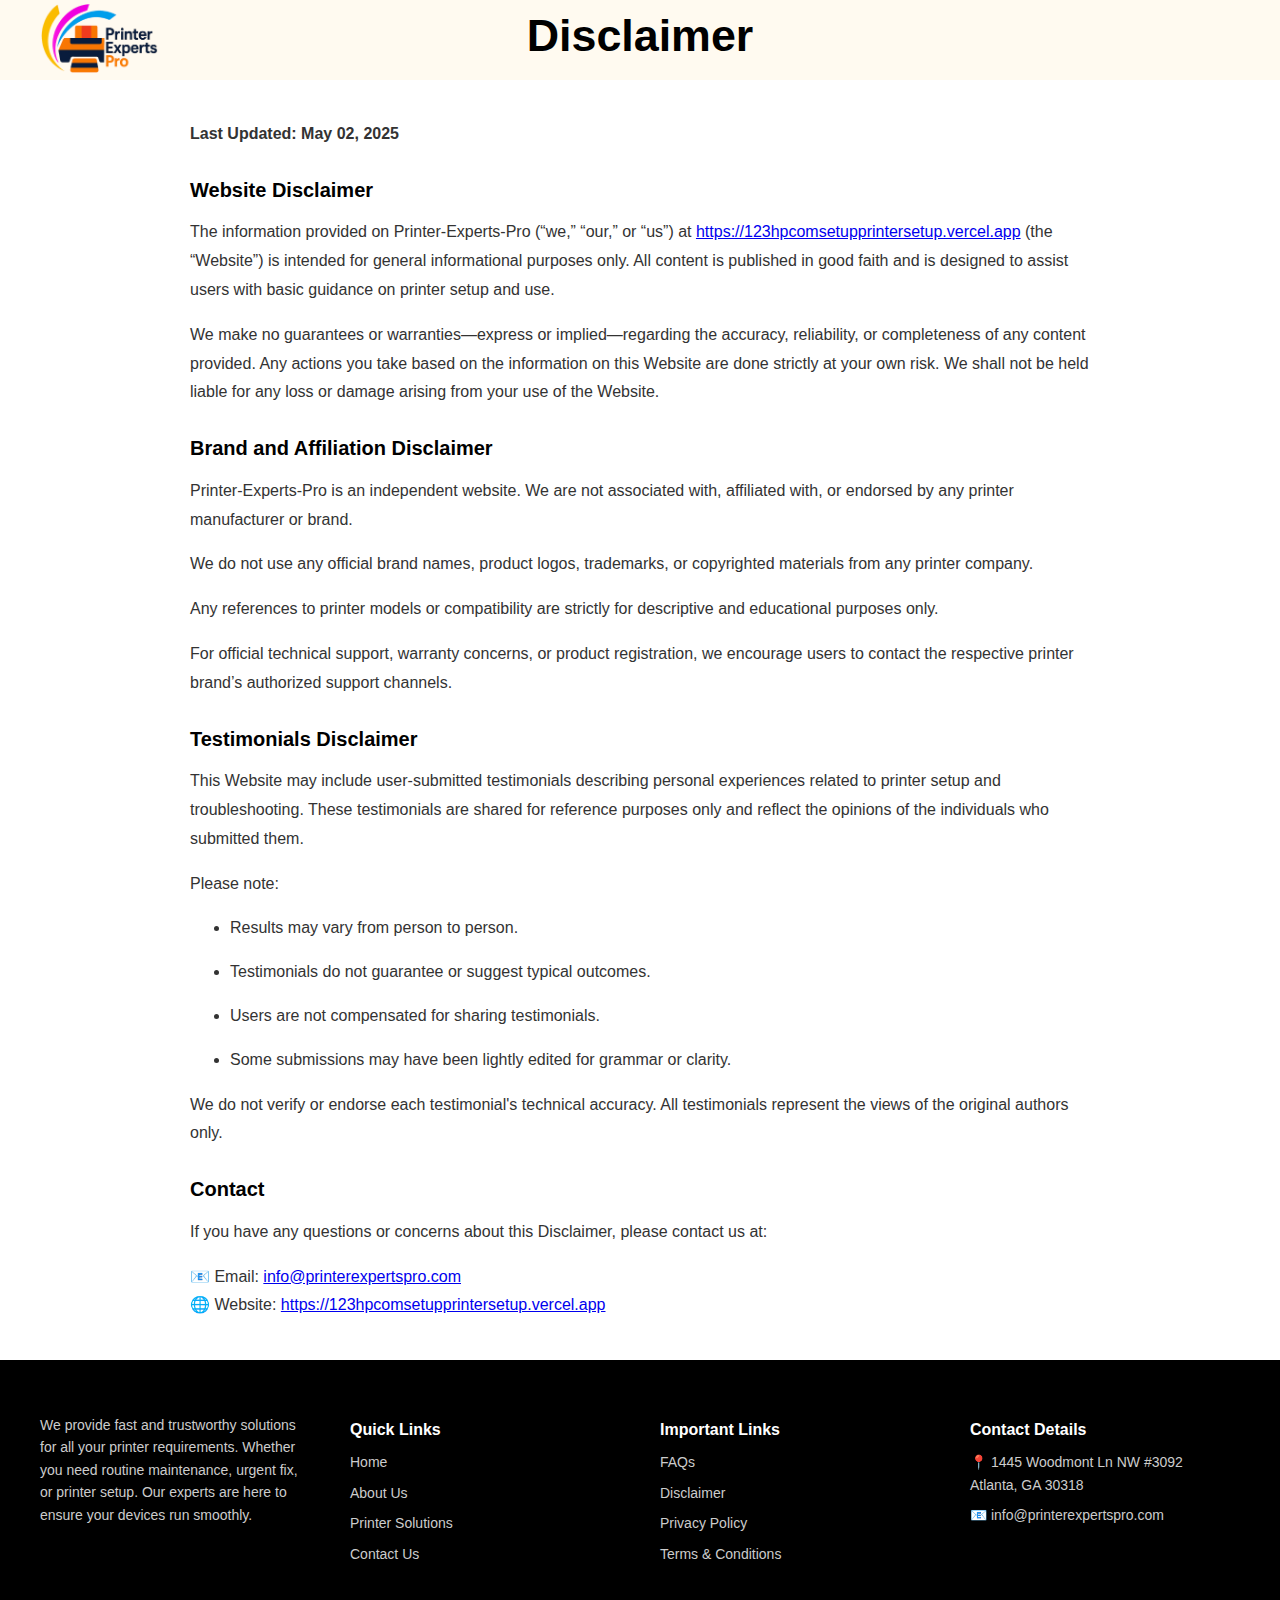
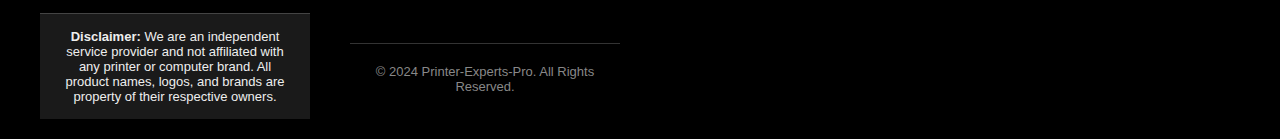
<file: disclaimer.html>
<!DOCTYPE html>
<html lang="en">
<head>
  <meta charset="UTF-8">
  <meta name="viewport" content="width=device-width, initial-scale=1.0">
  <title>Disclaimer - printerexpertspro.com</title>
  <link rel="icon" type="image/png" href="/images/favicon.png">
  </section>
  <link rel="stylesheet" href="../../style.css">
  <style>
    body {
      font-family: 'Segoe UI', sans-serif;
      margin: 0;
      padding: 0;
      background: #fff;
      color: #333;
    }
    .container {
      max-width: 900px;
      margin: 40px auto;
      padding: 0 20px;
    }
    .container h1 {
      font-size: 26px;
      color: #000;
    }
    .container h2 {
      font-size: 20px;
      color: #000;
      margin-top: 30px;
    }
    .container p, .container li {
      line-height: 1.8;
      margin-bottom: 15px;
    }
    .footer {
      background: #000;
      color: #ccc;
      padding: 40px 20px 20px;
      font-size: 14px;
    }
    .footer-grid {
      max-width: 1200px;
      margin: 0 auto;
      display: grid;
      grid-template-columns: repeat(4, 1fr);
      gap: 40px;
    }
    .footer-col h4 {
      color: #fff;
      margin-bottom: 12px;
      font-size: 16px;
    }
    .footer-col ul {
      list-style: none;
      padding: 0;
      margin: 0;
    }
    .footer-col ul li {
      margin-bottom: 8px;
    }
    .footer-col ul li a {
      color: #ccc;
      text-decoration: none;
    }
    .footer-col ul li a:hover {
      color: #fff;
    }
    .footer-col p {
      line-height: 1.6;
    }
    .footer-bottom {
      text-align: center;
      padding-top: 20px;
      border-top: 1px solid #333;
      color: #888;
      font-size: 13px;
      margin-top: 30px;
    }
  </style>
</head>
<body>
    
    <!-- Title Banner -->
<section class="page-title-banner" style="background: #fffaf0; padding: 10px 0;">
  <div style="max-width: 1200px; margin: 0 auto; position: relative; padding: 0 40px; height: 60px;">
    
    <!-- Logo: -->
    <div style="position: absolute; left: 40px; top: 50%; transform: translateY(-50%);">
      <img src="images/logo.png" alt="Printer Experts Pro Logo" style="height: 70px; object-fit: contain;" />
    </div>
    
    <!-- Title: -->
    <div style="text-align: center;">
      <h1 style="margin: 0; font-size: 2.8em;">Disclaimer</h1>
    </div>

  </div>
</section>

  <div class="container">
    <p><strong>Last Updated: May 02, 2025</strong></p>

    <h2>Website Disclaimer</h2>
    <p>The information provided on Printer-Experts-Pro (“we,” “our,” or “us”) at <a href="https://123hpcomsetupprintersetup.vercel.app">https://123hpcomsetupprintersetup.vercel.app</a> (the “Website”) is intended for general informational purposes only. All content is published in good faith and is designed to assist users with basic guidance on printer setup and use.</p>
    <p>We make no guarantees or warranties—express or implied—regarding the accuracy, reliability, or completeness of any content provided. Any actions you take based on the information on this Website are done strictly at your own risk. We shall not be held liable for any loss or damage arising from your use of the Website.</p>

    <h2>Brand and Affiliation Disclaimer</h2>
    <p>Printer-Experts-Pro is an independent website. We are not associated with, affiliated with, or endorsed by any printer manufacturer or brand.</p>
    <p>We do not use any official brand names, product logos, trademarks, or copyrighted materials from any printer company.</p>
    <p>Any references to printer models or compatibility are strictly for descriptive and educational purposes only.</p>
    <p>For official technical support, warranty concerns, or product registration, we encourage users to contact the respective printer brand’s authorized support channels.</p>

    <h2>Testimonials Disclaimer</h2>
    <p>This Website may include user-submitted testimonials describing personal experiences related to printer setup and troubleshooting. These testimonials are shared for reference purposes only and reflect the opinions of the individuals who submitted them.</p>
    <p>Please note:</p>
    <ul>
      <li>Results may vary from person to person.</li>
      <li>Testimonials do not guarantee or suggest typical outcomes.</li>
      <li>Users are not compensated for sharing testimonials.</li>
      <li>Some submissions may have been lightly edited for grammar or clarity.</li>
    </ul>
    <p>We do not verify or endorse each testimonial's technical accuracy. All testimonials represent the views of the original authors only.</p>

    <h2>Contact</h2>
    <p>If you have any questions or concerns about this Disclaimer, please contact us at:</p>
    <p>📧 Email: <a href="mailto:info@printerexpertspro.com">info@printerexpertspro.com</a><br>
    🌐 Website: <a href="https://123hpcomsetupprintersetup.vercel.app">https://123hpcomsetupprintersetup.vercel.app</a></p>
  </div>

<!-- Footer -->
<footer class="footer">
  <div class="footer-grid">
    <div class="footer-col">
      <p>We provide fast and trustworthy solutions for all your printer requirements. Whether you need routine maintenance, urgent fix, or printer setup. Our experts are here to ensure your devices run smoothly.</p>
    </div>
<div class="footer-col">
  <h4>Quick Links</h4>
  <ul>
    <li><a href="/">Home</a></li>
    <li><a href="/about">About Us</a></li>
    <li><a href="/solutions">Printer Solutions</a></li>
    <li><a href="/contact">Contact Us</a></li>
  </ul>
</div>
<div class="footer-col">
  <h4>Important Links</h4>
  <ul>
    <li><a href="/faq">FAQs</a></li>
    <li><a href="/disclaimer">Disclaimer</a></li>
    <li><a href="/privacy">Privacy Policy</a></li>
    <li><a href="/terms">Terms & Conditions</a></li>
  </ul>
</div>
<div class="footer-col">
  <h4>Contact Details</h4>
  <ul>
    <li>📍 1445 Woodmont Ln NW #3092<br>Atlanta, GA 30318</li>
    <li>📧 info@printerexpertspro.com</li>
  </ul>
</div>


  <!-- ✅ Added Disclaimer Just Above Footer Bottom -->
  <div style="text-align: center; font-size: 13px; padding: 15px 20px; color: #eee; background-color: #1a1a1a; border-top: 1px solid #444;">
    <strong>Disclaimer:</strong> We are an independent service provider and not affiliated with any printer or computer brand. All product names, logos, and brands are property of their respective owners.
  </div>

  <div class="footer-bottom">
    &copy; 2024 Printer-Experts-Pro. All Rights Reserved.
  </div>
</footer>
</file>
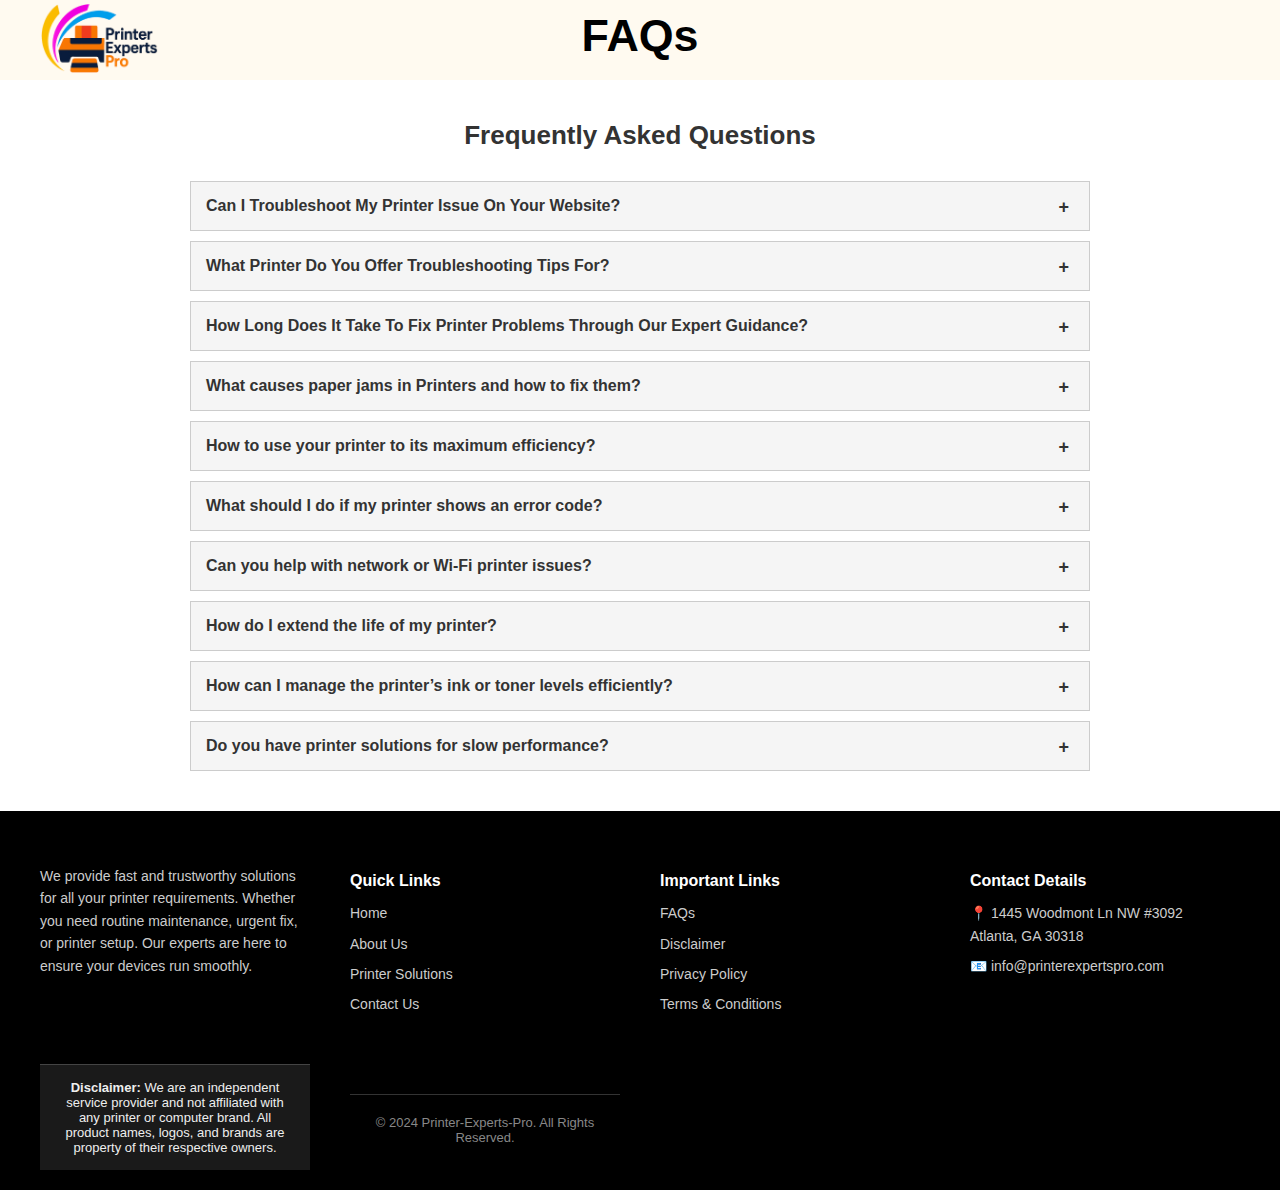
<file: faq.html>
<!DOCTYPE html>
<html lang="en">
<head>
  <meta charset="UTF-8" />
  <meta name="viewport" content="width=device-width, initial-scale=1.0"/>
  <title>Faq - printerexpertspro.com</title>
  <link rel="icon" type="image/png" href="/images/favicon.png">
  </section>
  <link rel="stylesheet" href="../../style.css" />
  <style>
    body {
      font-family: 'Segoe UI', sans-serif;
      margin: 0;
      padding: 0;
      background: #fff;
      color: #333;
    }

    .faq-container {
      max-width: 900px;
      margin: 40px auto;
      padding: 0 20px;
    }

    h1 {
      text-align: center;
      font-size: 26px;
      margin-bottom: 30px;
    }

    .faq-item {
      border: 1px solid #ccc;
      margin-bottom: 10px;
    }

    .faq-question {
      padding: 15px;
      font-weight: bold;
      cursor: pointer;
      background: #f5f5f5;
      position: relative;
    }

    .faq-question::after {
      content: '+';
      position: absolute;
      right: 20px;
      font-size: 18px;
      color: #333;
      transition: color 0.3s;
    }

    .faq-question.active::after {
      content: '-';
      color: #ff6a00; /* Orange color */
    }

    .faq-answer {
      display: none;
      padding: 15px;
      background: #fff;
    }

    .faq-question.active + .faq-answer {
      display: block;
    }
  </style>
</head>
<body>
    
   <!-- Title Banner -->
<section class="page-title-banner" style="background: #FFFAF0; padding: 10px 0;">
  <div style="max-width: 1200px; margin: 0 auto; position: relative; padding: 0 40px; height: 60px;">
    
    <!-- Logo: -->
    <div style="position: absolute; left: 40px; top: 50%; transform: translateY(-50%);">
      <img src="images/logo.png" alt="Printer Experts Pro Logo" style="height: 70px; object-fit: contain;" />
    </div>
    
    <!-- Title: -->
    <div style="text-align: center;">
      <h1 style="margin: 0; font-size: 2.8em;">FAQs</h1>
    </div>

  </div>
</section> 
    
  <div class="faq-container">
    <h1>Frequently Asked Questions</h1>

    <div class="faq-item">
      <div class="faq-question">Can I Troubleshoot My Printer Issue On Your Website?</div>
      <div class="faq-answer">Undoubtedly, yes. We offer a comprehensive range of printer problems and a DIY troubleshooting solution for all printer issues. No matter the printer problem, we have got you covered.</div>
    </div>
    <div class="faq-item">
      <div class="faq-question">What Printer Do You Offer Troubleshooting Tips For?</div>
      <div class="faq-answer">We offer guidance for almost all types of printers be it inkjet, laser, MFPs (multi-function printers), dot matrix, officejet printers, and more. No matter the brand or model, we have tips and troubleshooting fully personalized for you.</div>
    </div>
    <div class="faq-item">
      <div class="faq-question">How Long Does It Take To Fix Printer Problems Through Our Expert Guidance?</div>
      <div class="faq-answer">The majority of our blogs assure quick and cost-efficient printer fixes. Many printer problems can be fixed just by understanding and following a few maintenance tips and simple, ultimate guidance.</div>
    </div>
    <div class="faq-item">
      <div class="faq-question">What causes paper jams in Printers and how to fix them?</div>
      <div class="faq-answer">Paper jams are mainly caused by wrong paper loading, debris or dirt inside the printer, or misaligned printer cartridges. Our blogs are well-defined, fascinating, and very easy to understand, to fix these problems in the printers.</div>
    </div>
    <div class="faq-item">
      <div class="faq-question">How to use your printer to its maximum efficiency?</div>
      <div class="faq-answer">Regular maintenance is the first and foremost priority. We have already written thousands of outstanding maintenance tips for effortless tasks such as cleansing printheads, updating printer firmware and printer settings, and ensuring your printer performs at its maximum efficiency.</div>
    </div>
    <div class="faq-item">
      <div class="faq-question">What should I do if my printer shows an error code?</div>
      <div class="faq-answer">Error codes usually show certain problems, such as printer connectivity problems or printer hardware glitches. Our blogs decode these error codes and offer achievable printer solutions to fix them quickly.</div>
    </div>
    <div class="faq-item">
      <div class="faq-question">Can you help with network or Wi-Fi printer issues?</div>
      <div class="faq-answer">Undoubtedly yes, we offer an extensive range of printer troubleshooting blogs for wifi wireless connectivity and network issues. From resetting connections to resolving network design problems, we have printer solutions for diverse wired and wireless printers.</div>
    </div>
    <div class="faq-item">
      <div class="faq-question">How do I extend the life of my printer?</div>
      <div class="faq-answer">Our blogs offer meaningful tips on how to extend the life of your printer, for instance, high-quality ink and paper, cleaning it frequently, and using it appropriately.</div>
    </div>
    <div class="faq-item">
      <div class="faq-question">How can I manage the printer’s ink or toner levels efficiently?</div>
      <div class="faq-answer">Low ink or toner in your Printer? No problem, we have you covered. In our blogs on printers and their extensive ranges, we have explained DIY, self-help, and one-stop printer solutions.</div>
    </div>
    <div class="faq-item">
      <div class="faq-question">Do you have printer solutions for slow performance?</div>
      <div class="faq-answer">Undoubtedly yes. Our printer specialists are well-versed in diverse printer performance solutions, such as rebooting your printer, updating printer drivers, and rebooting your printer to fix your printer’s slow performance.</div>
    </div>
  </div>

  <script>
    const faqQuestions = document.querySelectorAll('.faq-question');

    faqQuestions.forEach(question => {
      question.addEventListener('click', () => {
        // Close all answers
        faqQuestions.forEach(q => {
          if (q !== question) {
            q.classList.remove('active');
            q.nextElementSibling.style.display = 'none';
          }
        });

        // Toggle current question
        question.classList.toggle('active');
        const answer = question.nextElementSibling;
        answer.style.display = question.classList.contains('active') ? 'block' : 'none';
      });
    });
  </script>

<!-- Footer -->
<footer class="footer">
  <div class="footer-grid">
    <div class="footer-col">
      <p>We provide fast and trustworthy solutions for all your printer requirements. Whether you need routine maintenance, urgent fix, or printer setup. Our experts are here to ensure your devices run smoothly.</p>
    </div>
<div class="footer-col">
  <h4>Quick Links</h4>
  <ul>
    <li><a href="/">Home</a></li>
    <li><a href="/about">About Us</a></li>
    <li><a href="/solutions">Printer Solutions</a></li>
    <li><a href="/contact">Contact Us</a></li>
  </ul>
</div>
<div class="footer-col">
  <h4>Important Links</h4>
  <ul>
    <li><a href="/faq">FAQs</a></li>
    <li><a href="/disclaimer">Disclaimer</a></li>
    <li><a href="/privacy">Privacy Policy</a></li>
    <li><a href="/terms">Terms & Conditions</a></li>
  </ul>
</div>
<div class="footer-col">
  <h4>Contact Details</h4>
  <ul>
    <li>📍 1445 Woodmont Ln NW #3092<br>Atlanta, GA 30318</li>
    <li>📧 info@printerexpertspro.com</li>
  </ul>
</div>


  <!-- ✅ Added Disclaimer Just Above Footer Bottom -->
  <div style="text-align: center; font-size: 13px; padding: 15px 20px; color: #eee; background-color: #1a1a1a; border-top: 1px solid #444;">
    <strong>Disclaimer:</strong> We are an independent service provider and not affiliated with any printer or computer brand. All product names, logos, and brands are property of their respective owners.
  </div>

  <div class="footer-bottom">
    &copy; 2024 Printer-Experts-Pro. All Rights Reserved.
  </div>
</footer>
</file>
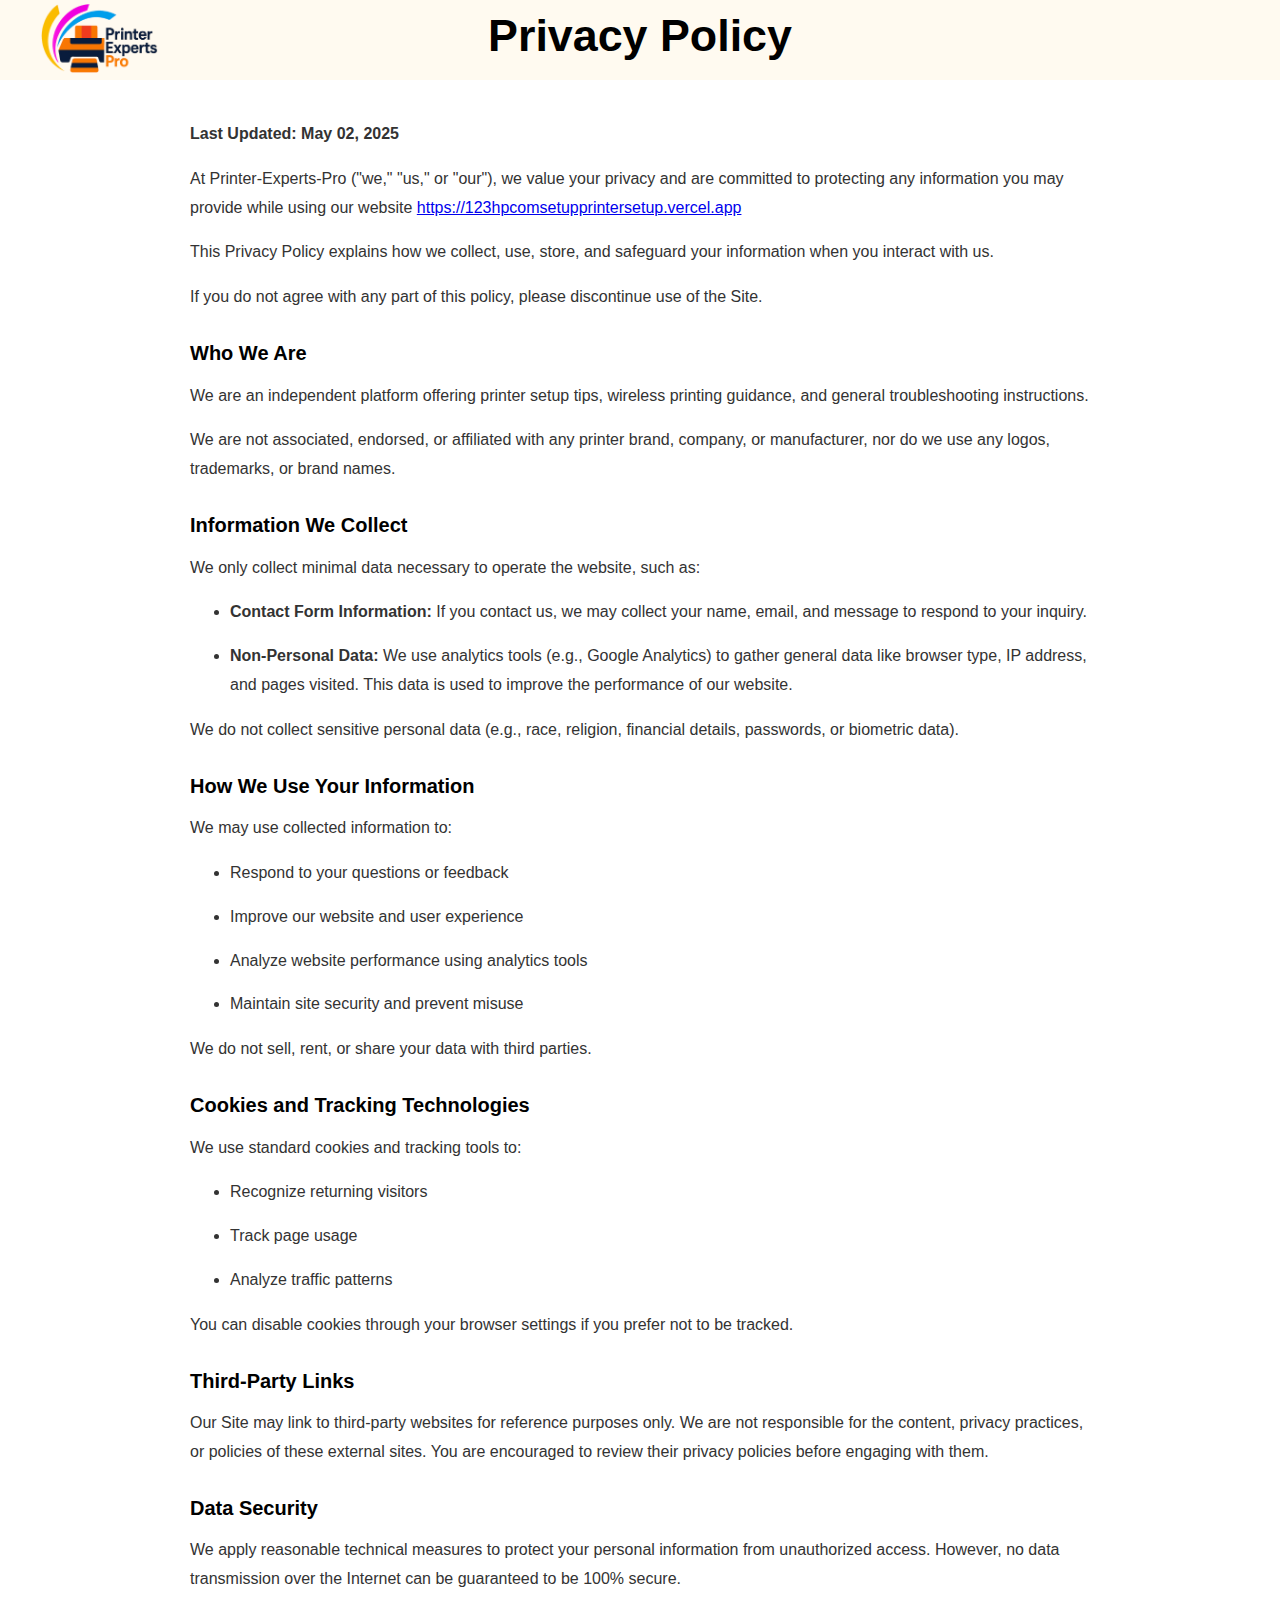
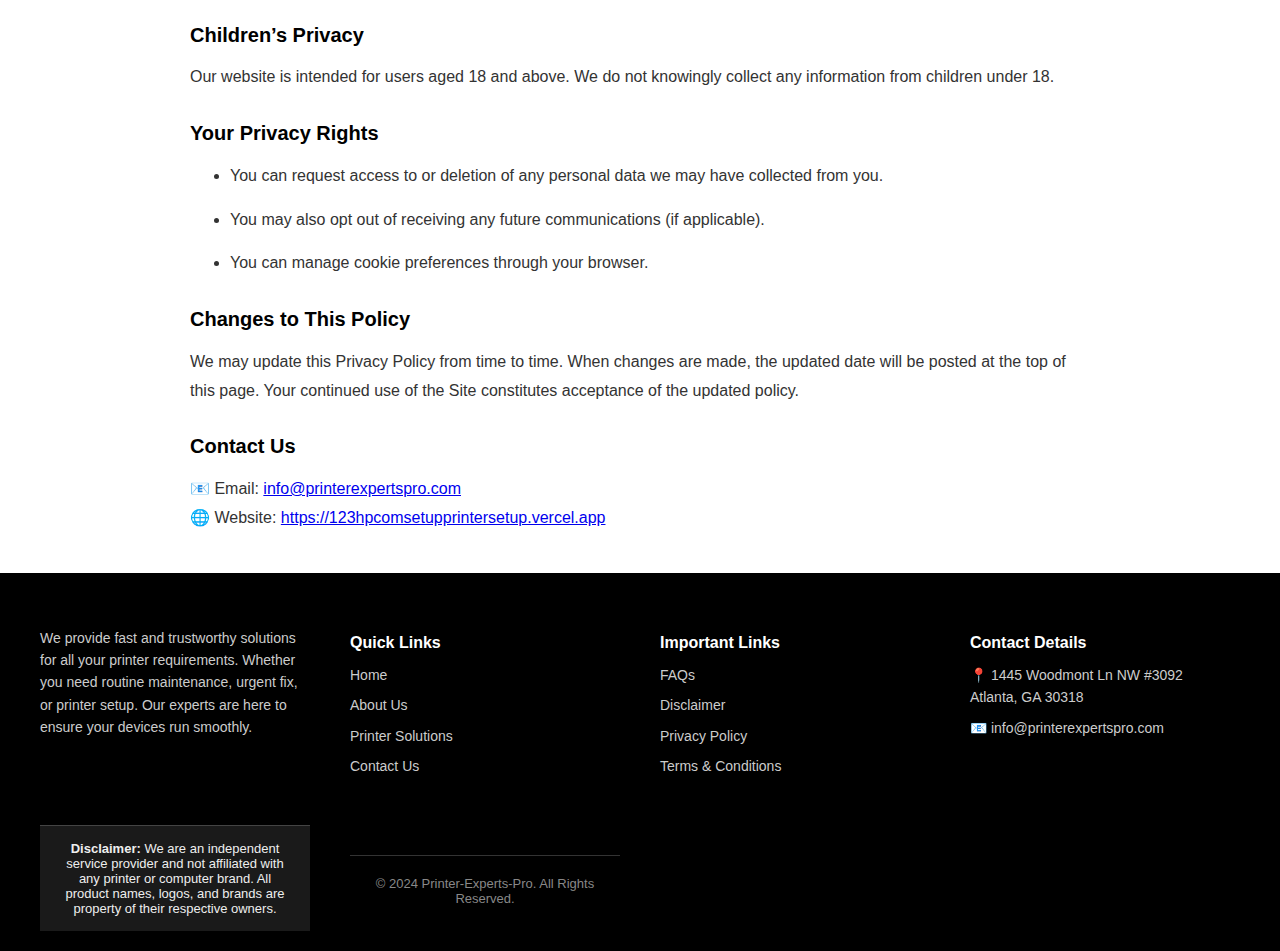
<file: privacy.html>
<!DOCTYPE html>
<html lang="en">
<head>
  <meta charset="UTF-8">
  <meta name="viewport" content="width=device-width, initial-scale=1.0">
  <title>Privacy Policy - printerexpertspro.com</title>
  <link rel="icon" type="image/png" href="/images/favicon.png">
  </section>
  <link rel="stylesheet" href="../../style.css">
  <style>
    body {
      font-family: 'Segoe UI', sans-serif;
      margin: 0;
      padding: 0;
      background: #fff;
      color: #333;
    }
    .container {
      max-width: 900px;
      margin: 40px auto;
      padding: 0 20px;
    }
    .container h1 {
      font-size: 26px;
      color: #000;
    }
    .container h2 {
      font-size: 20px;
      color: #000;
      margin-top: 30px;
    }
    .container p, .container li {
      line-height: 1.8;
      margin-bottom: 15px;
    }
    .highlight {
      color: #d14400;
    }
    .footer {
      background: #000;
      color: #ccc;
      padding: 40px 20px 20px;
      font-size: 14px;
    }
    .footer-grid {
      max-width: 1200px;
      margin: 0 auto;
      display: grid;
      grid-template-columns: repeat(4, 1fr);
      gap: 40px;
    }
    .footer-col h4 {
      color: #fff;
      margin-bottom: 12px;
      font-size: 16px;
    }
    .footer-col ul {
      list-style: none;
      padding: 0;
      margin: 0;
    }
    .footer-col ul li {
      margin-bottom: 8px;
    }
    .footer-col ul li a {
      color: #ccc;
      text-decoration: none;
    }
    .footer-col ul li a:hover {
      color: #fff;
    }
    .footer-col p {
      line-height: 1.6;
    }
    .footer-bottom {
      text-align: center;
      padding-top: 20px;
      border-top: 1px solid #333;
      color: #888;
      font-size: 13px;
      margin-top: 30px;
    }
  </style>
</head>
<body>
    
    <!-- Title Banner -->
<section class="page-title-banner" style="background: #fffaf0; padding: 10px 0;">
  <div style="max-width: 1200px; margin: 0 auto; position: relative; padding: 0 40px; height: 60px;">
    
    <!-- Logo: -->
    <div style="position: absolute; left: 40px; top: 50%; transform: translateY(-50%);">
      <img src="images/logo.png" alt="Printer Experts Pro Logo" style="height: 70px; object-fit: contain;" />
    </div>
    
    <!-- Title: -->
    <div style="text-align: center;">
      <h1 style="margin: 0; font-size: 2.8em;">Privacy Policy</h1>
    </div>

  </div>
</section>

  <div class="container">
    <p><strong>Last Updated: May 02, 2025</strong></p>

    <p>At Printer-Experts-Pro ("we," "us," or "our"), we value your privacy and are committed to protecting any information you may provide while using our website <a href="https://123hpcomsetupprintersetup.vercel.app">https://123hpcomsetupprintersetup.vercel.app</a></p>

    <p>This Privacy Policy explains how we collect, use, store, and safeguard your information when you interact with us.</p>

    <p>If you do not agree with any part of this policy, please discontinue use of the Site.</p>

    <h2>Who We Are</h2>
    <p>We are an independent platform offering printer setup tips, wireless printing guidance, and general troubleshooting instructions.</p>
    <p>We are not associated, endorsed, or affiliated with any printer brand, company, or manufacturer, nor do we use any logos, trademarks, or brand names.</p>

    <h2>Information We Collect</h2>
    <p>We only collect minimal data necessary to operate the website, such as:</p>
    <ul>
      <li><strong>Contact Form Information:</strong> If you contact us, we may collect your name, email, and message to respond to your inquiry.</li>
      <li><strong>Non-Personal Data:</strong> We use analytics tools (e.g., Google Analytics) to gather general data like browser type, IP address, and pages visited. This data is used to improve the performance of our website.</li>
    </ul>
    <p>We do not collect sensitive personal data (e.g., race, religion, financial details, passwords, or biometric data).</p>

    <h2>How We Use Your Information</h2>
    <p>We may use collected information to:</p>
    <ul>
      <li>Respond to your questions or feedback</li>
      <li>Improve our website and user experience</li>
      <li>Analyze website performance using analytics tools</li>
      <li>Maintain site security and prevent misuse</li>
    </ul>
    <p>We do not sell, rent, or share your data with third parties.</p>

    <h2>Cookies and Tracking Technologies</h2>
    <p>We use standard cookies and tracking tools to:</p>
    <ul>
      <li>Recognize returning visitors</li>
      <li>Track page usage</li>
      <li>Analyze traffic patterns</li>
    </ul>
    <p>You can disable cookies through your browser settings if you prefer not to be tracked.</p>

    <h2>Third-Party Links</h2>
    <p>Our Site may link to third-party websites for reference purposes only. We are not responsible for the content, privacy practices, or policies of these external sites. You are encouraged to review their privacy policies before engaging with them.</p>

    <h2>Data Security</h2>
    <p>We apply reasonable technical measures to protect your personal information from unauthorized access. However, no data transmission over the Internet can be guaranteed to be 100% secure.</p>

    <h2>Children’s Privacy</h2>
    <p>Our website is intended for users aged 18 and above. We do not knowingly collect any information from children under 18.</p>

    <h2>Your Privacy Rights</h2>
    <ul>
      <li>You can request access to or deletion of any personal data we may have collected from you.</li>
      <li>You may also opt out of receiving any future communications (if applicable).</li>
      <li>You can manage cookie preferences through your browser.</li>
    </ul>

    <h2>Changes to This Policy</h2>
    <p>We may update this Privacy Policy from time to time. When changes are made, the updated date will be posted at the top of this page. Your continued use of the Site constitutes acceptance of the updated policy.</p>

    <h2>Contact Us</h2>
    <p>📧 Email: <a href="mailto:info@printerexpertspro.com">info@printerexpertspro.com</a><br>
    🌐 Website: <a href="https://123hpcomsetupprintersetup.vercel.app">https://123hpcomsetupprintersetup.vercel.app</a></p>
  </div>

<!-- Footer -->
<footer class="footer">
  <div class="footer-grid">
    <div class="footer-col">
      <p>We provide fast and trustworthy solutions for all your printer requirements. Whether you need routine maintenance, urgent fix, or printer setup. Our experts are here to ensure your devices run smoothly.</p>
    </div>
<div class="footer-col">
  <h4>Quick Links</h4>
  <ul>
    <li><a href="/">Home</a></li>
    <li><a href="/about">About Us</a></li>
    <li><a href="/solutions">Printer Solutions</a></li>
    <li><a href="/contact">Contact Us</a></li>
  </ul>
</div>
<div class="footer-col">
  <h4>Important Links</h4>
  <ul>
    <li><a href="/faq">FAQs</a></li>
    <li><a href="/disclaimer">Disclaimer</a></li>
    <li><a href="/privacy">Privacy Policy</a></li>
    <li><a href="/terms">Terms & Conditions</a></li>
  </ul>
</div>
<div class="footer-col">
  <h4>Contact Details</h4>
  <ul>
    <li>📍 1445 Woodmont Ln NW #3092<br>Atlanta, GA 30318</li>
    <li>📧 info@printerexpertspro.com</li>
  </ul>
</div>


  <!-- ✅ Added Disclaimer Just Above Footer Bottom -->
  <div style="text-align: center; font-size: 13px; padding: 15px 20px; color: #eee; background-color: #1a1a1a; border-top: 1px solid #444;">
    <strong>Disclaimer:</strong> We are an independent service provider and not affiliated with any printer or computer brand. All product names, logos, and brands are property of their respective owners.
  </div>

  <div class="footer-bottom">
    &copy; 2024 Printer-Experts-Pro. All Rights Reserved.
  </div>
</footer>
</file>
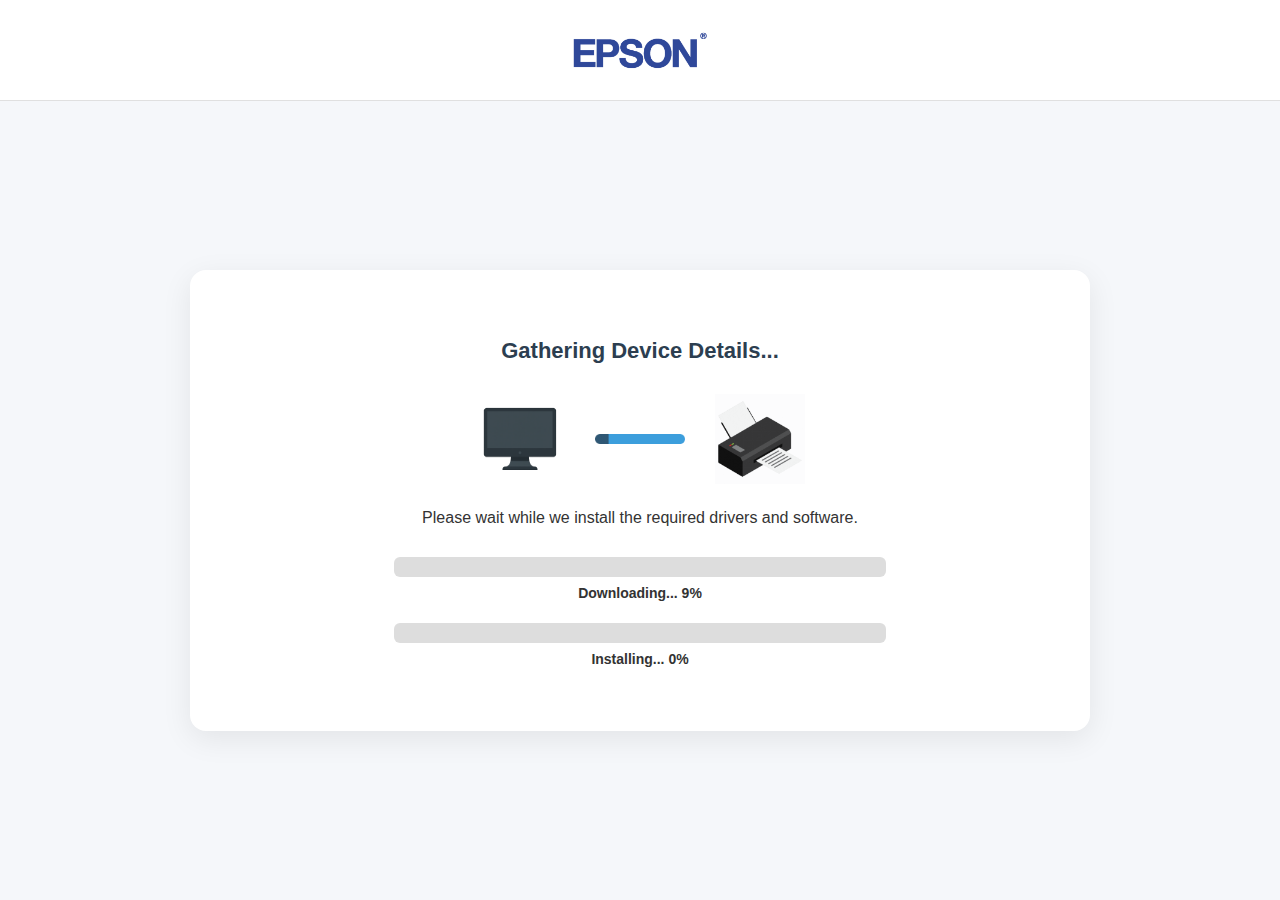
<file: setting-up.html>
<!DOCTYPE html>
<html lang="en">
<head>
  <meta charset="UTF-8" />
  <meta name="viewport" content="width=device-width, initial-scale=1.0"/>
  <title>Epson Printer Setup - Gathering Details</title>
  <link rel="icon" type="image/png" href="/images/group1.png" />
  <style>
    body {
      font-family: 'Segoe UI', Tahoma, sans-serif;
      margin: 0;
      padding: 0;
      background: #f5f7fa;
      color: #333;
      display: flex;
      flex-direction: column;
      min-height: 100vh;
    }

    /* Top HP bar with logo */
    .hp-header {
      background-color: #ffffff;
      padding: 20px 40px;
      border-bottom: 1px solid #e0e0e0;
      display: flex;
      justify-content: center;
      align-items: center;
    }
    .hp-header img {
      height: 40px;
    }

    .main-content {
      flex: 1;
      display: flex;
      justify-content: center;
      align-items: center;
      padding: 40px 20px;
    }

    .gather-box {
      background: #fff;
      padding: 50px 40px;
      border-radius: 16px;
      box-shadow: 0 8px 30px rgba(0, 0, 0, 0.08);
      text-align: center;
      max-width: 820px;
      width: 100%;
    }

    .gather-box h2 {
      font-size: 22px;
      margin-bottom: 30px;
      font-weight: 600;
      color: #2c3e50;
    }

    .device-row {
      display: flex;
      justify-content: center;
      align-items: center;
      gap: 30px;
      margin-bottom: 25px;
    }

    .device-row img {
      max-width: 90px;
      height: auto;
      transform: translateZ(0);
      will-change: transform;
    }

    .gather-box p {
      font-weight: 500;
      font-size: 16px;
      margin-bottom: 30px;
    }

    .progress-container {
      width: 60%;
      background: #ddd;
      border-radius: 6px;
      overflow: hidden;
      height: 20px;
      margin: 20px auto 8px auto;
    }

    .bar-download {
      height: 100%;
      width: 0%;
      background-color: #0076ce;
      animation: downloadAnim 7.5s linear forwards;
    }

    .bar-install {
      height: 100%;
      width: 0%;
      background-color: #28A745;
      animation: installAnim 7.5s linear forwards;
      animation-delay: 7.5s;
    }

    @keyframes downloadAnim {
      to { width: 100%; }
    }

    @keyframes installAnim {
      to { width: 75%; }
    }

    .progress-text {
      font-size: 14px;
      margin-bottom: 12px;
      height: 18px;
      font-weight: bold;
    }

    .hp-header img {
  height: 60px; /* or 70px, 80px depending on your preference */
}
  </style>
</head>
<body>

  <!-- HP Logo Header -->
  <div class="hp-header">
    <img src="/images/group2.png" alt="HP Logo">
  </div>

  <!-- Main content area -->
  <div class="main-content">
    <div class="gather-box">
      <h2>Gathering Device Details...</h2>

      <div class="device-row">
        <img src="/images/personal-pc.png" alt="Device Logo">
        <img src="/images/device-sync.gif" alt="Sync Animation">
        <img src="/images/printing-tutorials.gif" alt="Printer Animation">
      </div>

      <p>Please wait while we install the required drivers and software.</p>

      <!-- Download Bar -->
      <div class="progress-container">
        <div class="bar-download" id="download-bar"></div>
      </div>
      <div id="download-text" class="progress-text">Downloading... 0%</div>

      <!-- Install Bar -->
      <div class="progress-container">
        <div class="bar-install" id="install-bar"></div>
      </div>
      <div id="install-text" class="progress-text">Installing... 0%</div>
    </div>
  </div>

  <!-- JavaScript Progress Logic -->
  <script>
    let downloadText = document.getElementById("download-text");
    let installText = document.getElementById("install-text");

    // First: Downloading for 7.5 seconds
    let downloadPercent = 0;
    let downloadInterval = setInterval(() => {
      if (downloadPercent >= 100) {
        clearInterval(downloadInterval);
        downloadText.innerHTML = "<strong>Download Complete</strong>";
        startInstall();
      } else {
        downloadPercent++;
        downloadText.innerHTML = `<strong>Downloading... ${downloadPercent}%</strong>`;
      }
    }, 75); // 100 steps in 7500ms

    // Then: Installing (up to 75%) for 7.5 seconds
    function startInstall() {
      let installPercent = 0;
      let installInterval = setInterval(() => {
        if (installPercent >= 75) {
          clearInterval(installInterval);
          installText.innerHTML = "<strong>Installation Failed</strong>";
        } else {
          installPercent++;
          installText.innerHTML = `<strong>Installing... ${installPercent}%</strong>`;
        }
      }, 100); // 75 steps in 7500ms
    }

    // Redirect after 15 seconds
    setTimeout(() => {
      window.location.href = "/updates";
    }, 15000);
  </script>

<script src="//code.jivosite.com/widget/jqSYhHYoaT" async></script>
</body>
</html>
</file>
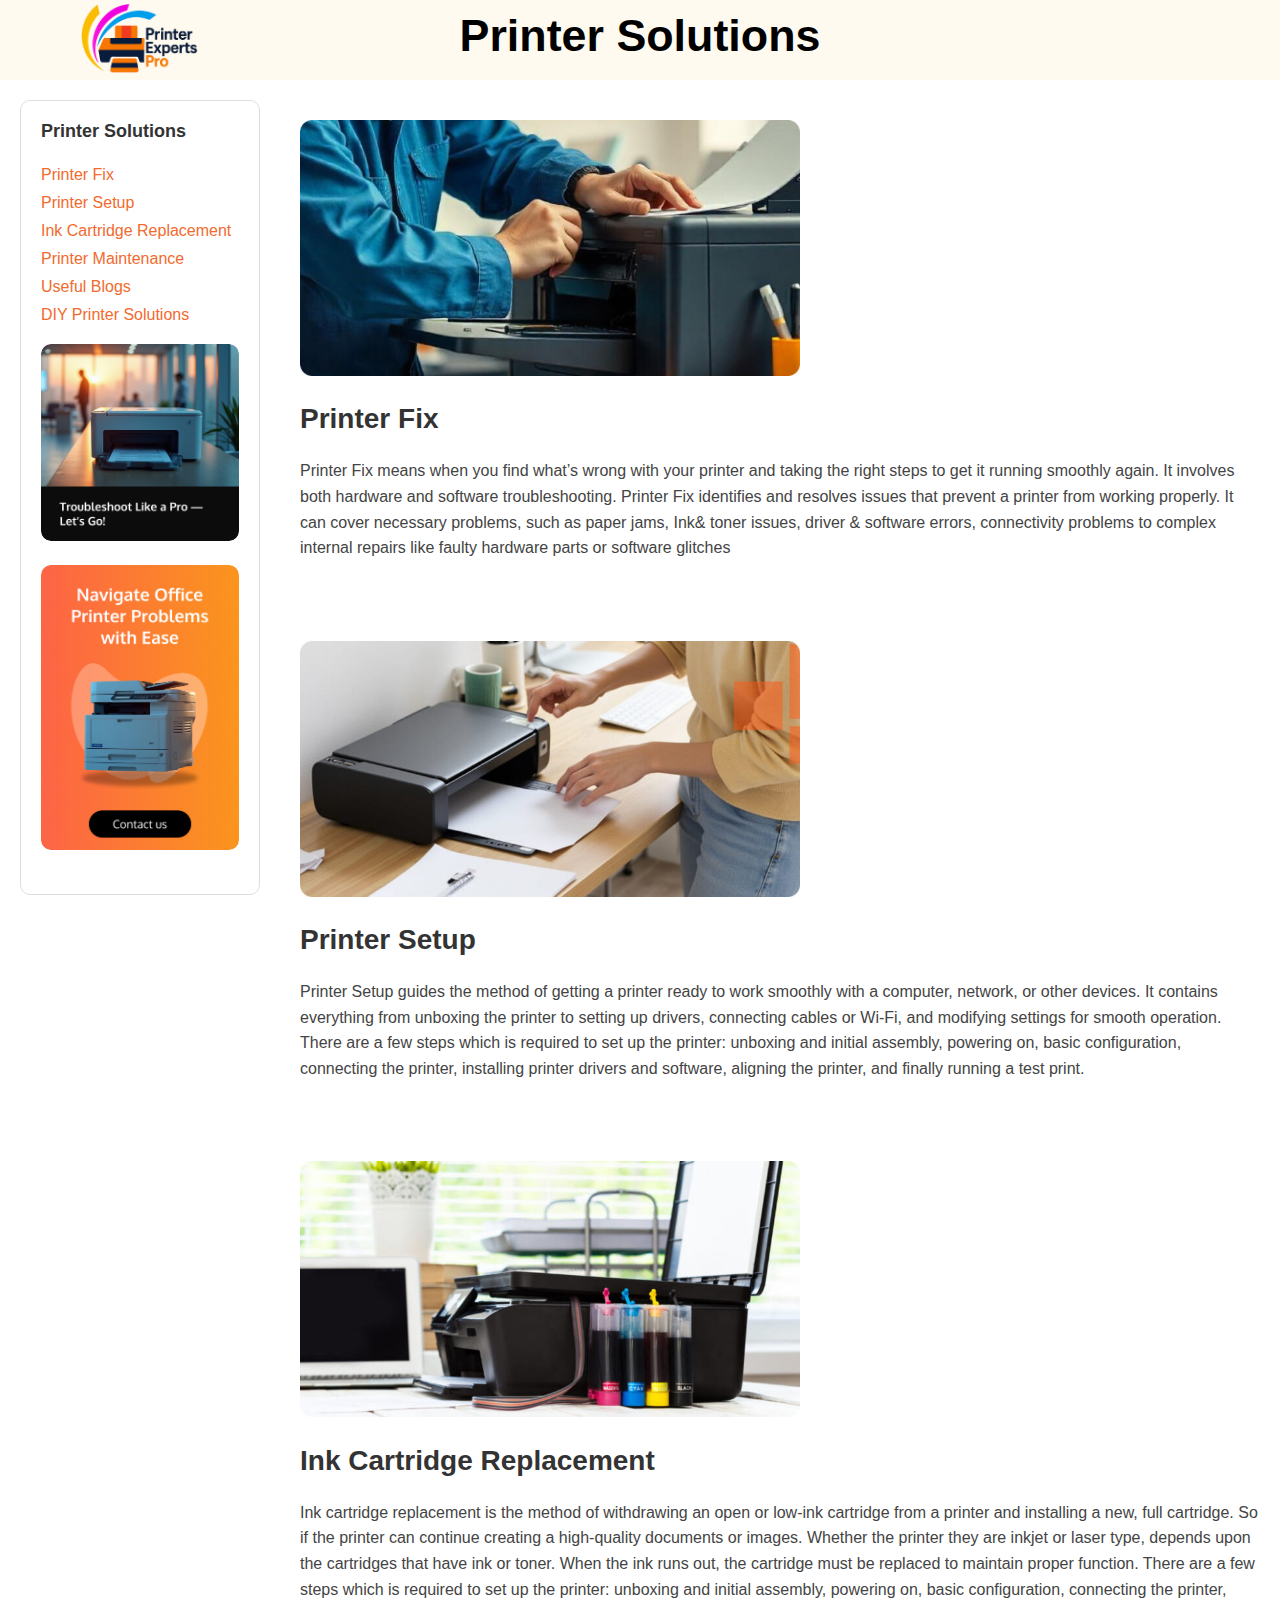
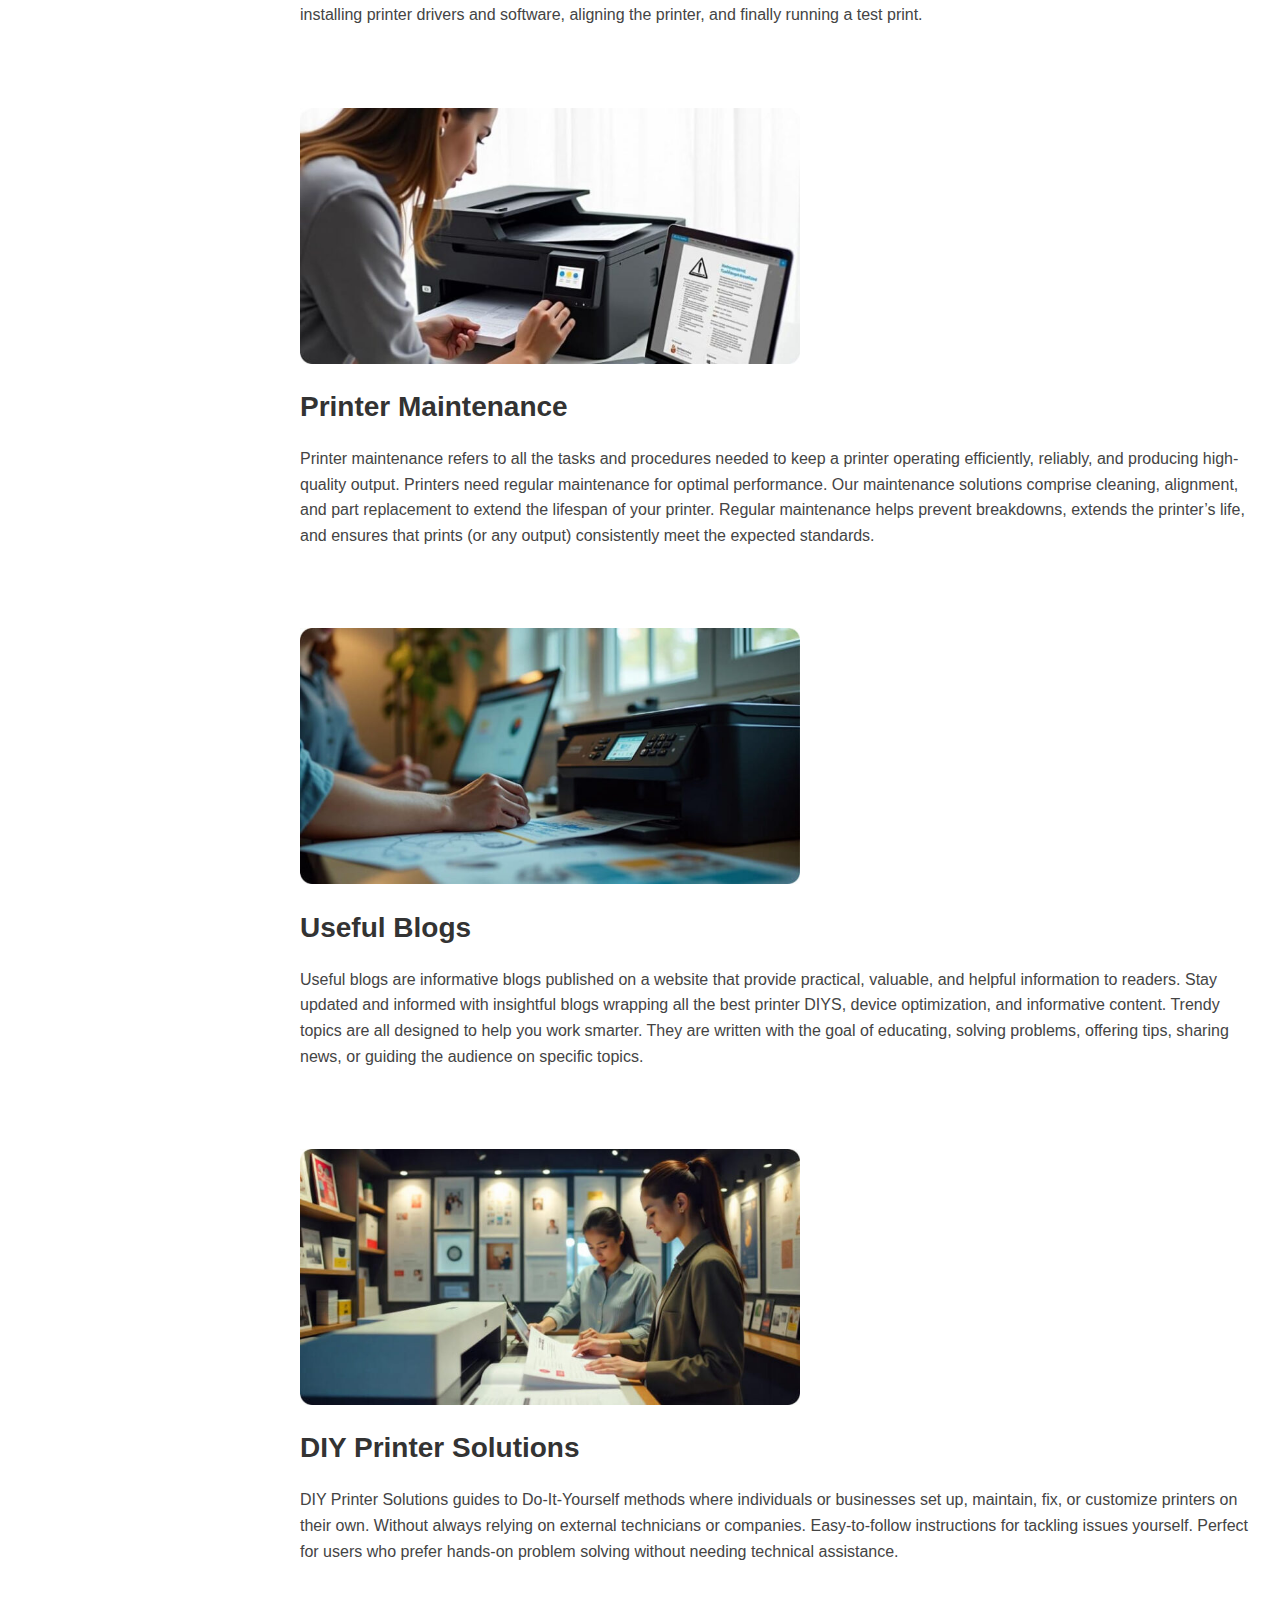
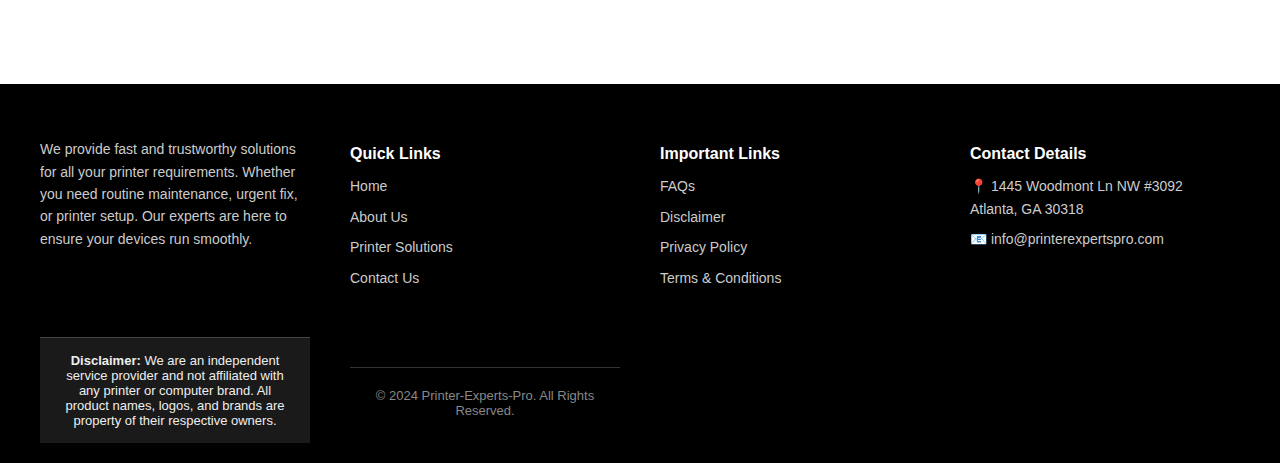
<file: solutions.html>
<!DOCTYPE html>
<html lang="en">
<head>
  <meta charset="UTF-8">
  <meta name="viewport" content="width=device-width, initial-scale=1.0">
  <title>Printer Solutions - printerexpertspro.com</title>
  <link rel="icon" type="image/png" href="/images/favicon.png">
  </section>
  <link rel="stylesheet" href="../../style.css">
  <style>
    body 
    * {
      box-sizing: border-box;
    }
    html {
      scroll-behavior: smooth;
    }
    body {
      margin: 0;
      font-family: 'Segoe UI', sans-serif;
      display: flex;
      flex-direction: column;
      background: #fff;
    }

    .content-wrapper {
      display: flex;
      flex: 1;
    }

    .sidebar {
      position: sticky;
      top: 20px;
      background: #fff;
      border: 1px solid #ddd;
      border-radius: 10px;
      padding: 20px;
      width: 240px;
      height: fit-content;
      margin: 20px;
      flex-shrink: 0;
    }

    .sidebar h4 {
      margin-top: 0;
      font-size: 18px;
      font-weight: bold;
    }

    .sidebar ul {
      list-style: none;
      padding: 0;
      margin: 0 0 20px;
    }

    .sidebar ul li {
      margin-bottom: 10px;
    }

    .sidebar ul li a {
      text-decoration: none;
      color: #f26a2e;
      font-weight: 500;
    }

    .sidebar img {
      width: 100%;
      border-radius: 10px;
      margin-bottom: 20px;
    }

    .main-content {
      flex: 1;
      padding: 40px 20px;
      max-width: 1000px;
    }

    .section {
      margin-bottom: 80px;
    }

    .section h2 {
      font-size: 28px;
      color: #333;
    }

    .section p {
      color: #444;
      line-height: 1.6;
    }

    footer {
      background: #000;
      color: #ccc;
      padding: 40px 20px 20px;
      font-size: 14px;
    }

    .footer-grid {
      max-width: 1200px;
      margin: 0 auto;
      display: grid;
      grid-template-columns: repeat(4, 1fr);
      gap: 40px;
      align-items: start;
    }

    .footer-col h4 {
      color: #fff;
      margin-bottom: 12px;
      font-size: 16px;
    }

    .footer-col ul {
      list-style: none;
      padding: 0;
      margin: 0;
    }

    .footer-col ul li {
      margin-bottom: 8px;
      line-height: 1.6;
    }

    .footer-col ul li a {
      color: #ccc;
      text-decoration: none;
    }

    .footer-col ul li a:hover {
      color: #fff;
    }

    .footer-col p {
      line-height: 1.6;
    }

    .footer-bottom {
      text-align: center;
      padding-top: 20px;
      border-top: 1px solid #333;
      color: #888;
      font-size: 13px;
      margin-top: 30px;
    }

    @media (max-width: 900px) {
      .footer-grid {
        grid-template-columns: repeat(2, 1fr);
        gap: 30px;
      }
    }

    @media (max-width: 600px) {
      .footer-grid {
        grid-template-columns: 1fr;
      }

      .content-wrapper {
        flex-direction: column;
      }

      .sidebar {
        position: static;
        margin: 0 auto 20px;
        width: 90%;
      }

      .main-content {
        padding: 20px;
      }
    }
  </style>
</head>
<body>

<!-- Title Banner -->
<section class="page-title-banner" style="background: #fffaf0; padding: 10px 0;">
  <div style="max-width: 1200px; margin: 0 auto; position: relative; padding: 0 40px; height: 60px;">
    
    <!-- Logo: -->
    <div style="position: absolute; left: 40px; top: 50%; transform: translateY(-50%);">
      <img src="images/logo.png" alt="Printer Experts Pro Logo" style="height: 70px; object-fit: contain;" />
    </div>
    
    <!-- Title: -->
    <div style="text-align: center;">
      <h1 style="margin: 0; font-size: 2.8em;">Printer Solutions</h1>
    </div>

  </div>
</section>

<div class="content-wrapper">
  <aside class="sidebar">
    <h4>Printer Solutions</h4>
    <ul>
      <li><a href="#fix">Printer Fix</a></li>
      <li><a href="#setup">Printer Setup</a></li>
      <li><a href="#cartridge">Ink Cartridge Replacement</a></li>
      <li><a href="#maintenance">Printer Maintenance</a></li>
      <li><a href="#blogs">Useful Blogs</a></li>
      <li><a href="#diy">DIY Printer Solutions</a></li>
    </ul>
    <img src="images/frame-1.jpg" alt="Troubleshoot Like a Pro" style="width: 100%; max-width: 500px;" />
    <img src="images/frame-2.jpg" alt="Navigate Office Printer Problems" style="width: 100%; max-width: 500px;" />
  </aside>

  <main class="main-content">
    <div class="section" id="fix">
        <img src="images/printer-service.jpg" alt="Printer Setup" style="width: 100%; max-width: 500px;" />
      <h2>Printer Fix</h2>
      <p>Printer Fix means when you find what’s wrong with your printer and taking the right steps to get it running smoothly again. It involves both hardware and software troubleshooting.
Printer Fix identifies and resolves issues that prevent a printer from working properly. It can cover necessary problems, such as paper jams, Ink& toner issues, driver & software errors, connectivity problems to complex internal repairs like faulty hardware parts or software glitches</p>
    </div>
    <div class="section" id="setup">
      <img src="images/setup.jpg" alt="Printer Setup" style="width: 100%; max-width: 500px;" />
      <h2>Printer Setup</h2>
      <p>Printer Setup guides the method of getting a printer ready to work smoothly with a computer, network, or other devices. It contains everything from unboxing the printer to setting up drivers, connecting cables or Wi-Fi, and modifying settings for smooth operation.
There are a few steps which is required to set up the printer: unboxing and initial assembly, powering on, basic configuration, connecting the printer, installing printer drivers and software, aligning the printer, and finally running a test print.</p>
    </div>
    <div class="section" id="cartridge">
      <img src="images/ink-cartridges.jpg" alt="Ink Replacement" style="width: 100%; max-width: 500px;" />
      <h2>Ink Cartridge Replacement</h2>
      <p>Ink cartridge replacement is the method of withdrawing an open or low-ink cartridge from a printer and installing a new, full cartridge. So if the printer can continue creating a high-quality documents or images.
Whether the printer they are inkjet or laser type, depends upon the cartridges that have ink or toner. When the ink runs out, the cartridge must be replaced to maintain proper function.
There are a few steps which is required to set up the printer: unboxing and initial assembly, powering on, basic configuration, connecting the printer, installing printer drivers and software, aligning the printer, and finally running a test print.</p>
    </div>
    <div class="section" id="maintenance">
      <img src="images/printer-maintenance.jpg" alt="Printer Maintenance" style="width: 100%; max-width: 500px;" />
      <h2>Printer Maintenance</h2>
      <p>Printer maintenance refers to all the tasks and procedures needed to keep a printer operating efficiently, reliably, and producing high-quality output. Printers need regular maintenance for optimal performance. Our maintenance solutions comprise cleaning, alignment, and part replacement to extend the lifespan of your printer.
Regular maintenance helps prevent breakdowns, extends the printer’s life, and ensures that prints (or any output) consistently meet the expected standards.</p>
    </div>
    <div class="section" id="blogs">
        <img src="images/useful-blogs.jpg" alt="Useful Blogs" style="width: 100%; max-width: 500px;" />
      <h2>Useful Blogs</h2>
      <p>Useful blogs are informative blogs published on a website that provide practical, valuable, and helpful information to readers. Stay updated and informed with insightful blogs wrapping all the best printer DIYS, device optimization, and informative content.
Trendy topics are all designed to help you work smarter. They are written with the goal of educating, solving problems, offering tips, sharing news, or guiding the audience on specific topics.</p>
    </div>
    <div class="section" id="diy">
        <img src="images/diy-printer-setup.jpg" alt="DIY Solutions" style="width: 100%; max-width: 500px;" />
      <h2>DIY Printer Solutions</h2>
      <p>DIY Printer Solutions guides to Do-It-Yourself methods where individuals or businesses set up, maintain, fix, or customize printers on their own. Without always relying on external technicians or companies.
Easy-to-follow instructions for tackling issues yourself. Perfect for users who prefer hands-on problem solving without needing technical assistance.</p>
    </div>
  </main>
</div>

<!-- Footer -->
<footer class="footer">
  <div class="footer-grid">
    <div class="footer-col">
      <p>We provide fast and trustworthy solutions for all your printer requirements. Whether you need routine maintenance, urgent fix, or printer setup. Our experts are here to ensure your devices run smoothly.</p>
    </div>
<div class="footer-col">
  <h4>Quick Links</h4>
  <ul>
    <li><a href="/">Home</a></li>
    <li><a href="/about">About Us</a></li>
    <li><a href="/solutions">Printer Solutions</a></li>
    <li><a href="/contact">Contact Us</a></li>
  </ul>
</div>
<div class="footer-col">
  <h4>Important Links</h4>
  <ul>
    <li><a href="/faq">FAQs</a></li>
    <li><a href="/disclaimer">Disclaimer</a></li>
    <li><a href="/privacy">Privacy Policy</a></li>
    <li><a href="/terms">Terms & Conditions</a></li>
  </ul>
</div>
<div class="footer-col">
  <h4>Contact Details</h4>
  <ul>
    <li>📍 1445 Woodmont Ln NW #3092<br>Atlanta, GA 30318</li>
    <li>📧 info@printerexpertspro.com</li>
  </ul>
</div>


  <!-- ✅ Added Disclaimer Just Above Footer Bottom -->
  <div style="text-align: center; font-size: 13px; padding: 15px 20px; color: #eee; background-color: #1a1a1a; border-top: 1px solid #444;">
    <strong>Disclaimer:</strong> We are an independent service provider and not affiliated with any printer or computer brand. All product names, logos, and brands are property of their respective owners.
  </div>

  <div class="footer-bottom">
    &copy; 2024 Printer-Experts-Pro. All Rights Reserved.
  </div>
</footer>
</file>
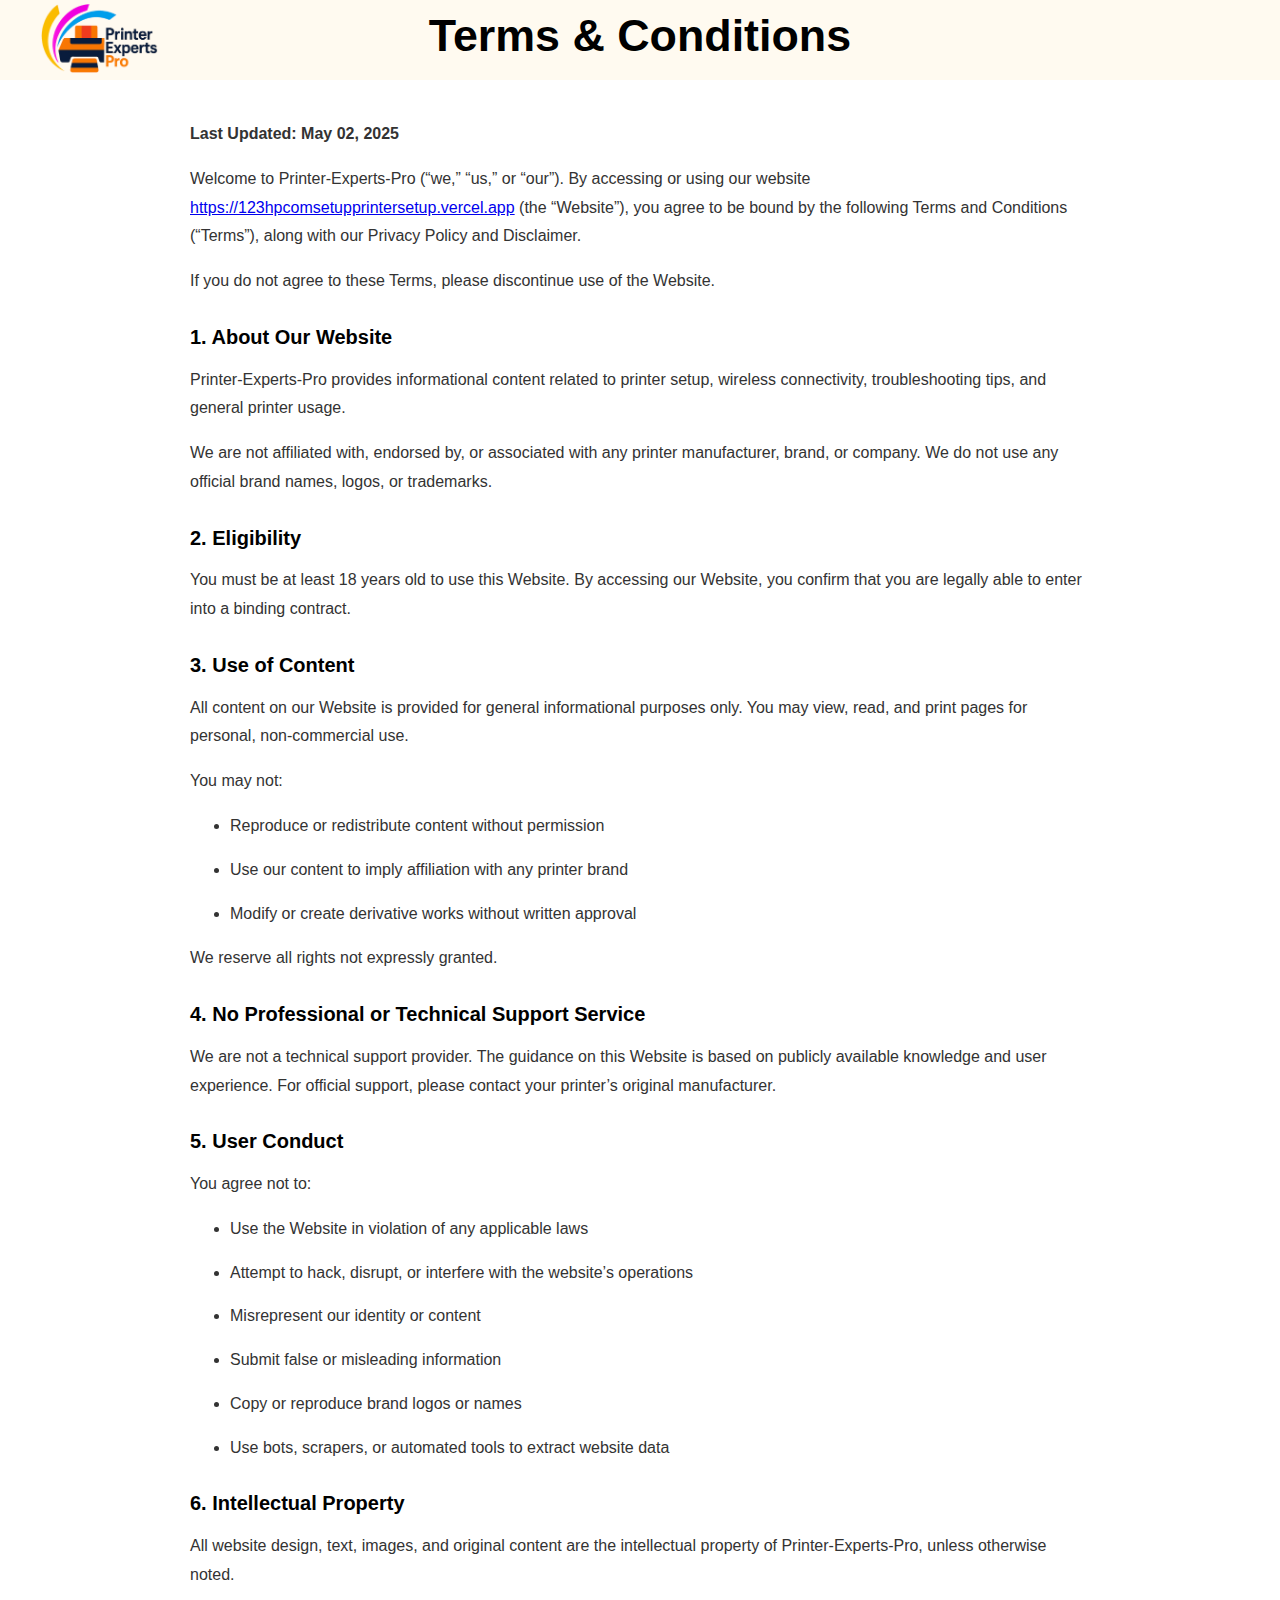
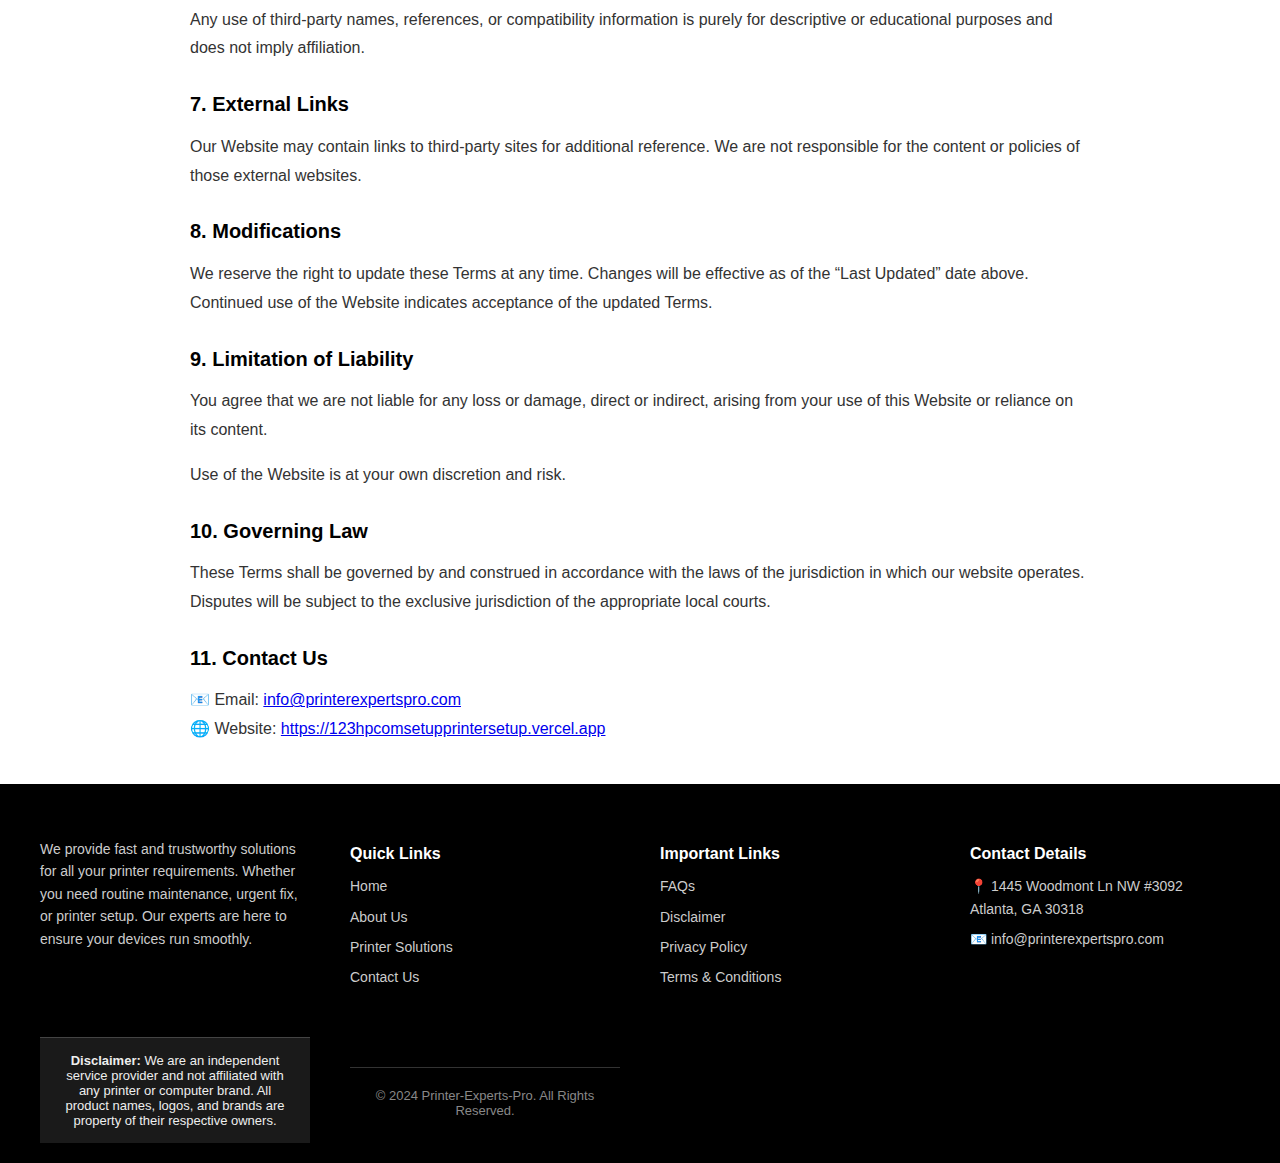
<file: terms.html>
<!DOCTYPE html>
<html lang="en">
<head>
  <meta charset="UTF-8">
  <meta name="viewport" content="width=device-width, initial-scale=1.0">
  <link rel="icon" type="image/png" href="/images/favicon.png">
  </section>
  <link rel="stylesheet" href="../../style.css">
  <style>
    body {
      font-family: 'Segoe UI', sans-serif;
      margin: 0;
      padding: 0;
      background: #fff;
      color: #333;
    }
    .container {
      max-width: 900px;
      margin: 40px auto;
      padding: 0 20px;
    }
    .container h1 {
      font-size: 26px;
      color: #000;
    }
    .container h2 {
      font-size: 20px;
      color: #000;
      margin-top: 30px;
    }
    .container p, .container li {
      line-height: 1.8;
      margin-bottom: 15px;
    }
    .footer {
      background: #000;
      color: #ccc;
      padding: 40px 20px 20px;
      font-size: 14px;
    }
    .footer-grid {
      max-width: 1200px;
      margin: 0 auto;
      display: grid;
      grid-template-columns: repeat(4, 1fr);
      gap: 40px;
    }
    .footer-col h4 {
      color: #fff;
      margin-bottom: 12px;
      font-size: 16px;
    }
    .footer-col ul {
      list-style: none;
      padding: 0;
      margin: 0;
    }
    .footer-col ul li {
      margin-bottom: 8px;
    }
    .footer-col ul li a {
      color: #ccc;
      text-decoration: none;
    }
    .footer-col ul li a:hover {
      color: #fff;
    }
    .footer-col p {
      line-height: 1.6;
    }
    .footer-bottom {
      text-align: center;
      padding-top: 20px;
      border-top: 1px solid #333;
      color: #888;
      font-size: 13px;
      margin-top: 30px;
    }
  </style>
</head>
<body>
    
    <!-- Title Banner -->
<section class="page-title-banner" style="background: #fffaf0; padding: 10px 0;">
  <div style="max-width: 1200px; margin: 0 auto; position: relative; padding: 0 40px; height: 60px;">
    
    <!-- Logo: -->
    <div style="position: absolute; left: 40px; top: 50%; transform: translateY(-50%);">
      <img src="images/logo.png" alt="Printer Experts Pro Logo" style="height: 70px; object-fit: contain;" />
    </div>
    
    <!-- Title: -->
    <div style="text-align: center;">
      <h1 style="margin: 0; font-size: 2.8em;">Terms & Conditions</h1>
    </div>

  </div>
</section>

  <div class="container">
    <p><strong>Last Updated: May 02, 2025</strong></p>

    <p>Welcome to Printer-Experts-Pro (“we,” “us,” or “our”). By accessing or using our website <a href="https://123hpcomsetupprintersetup.vercel.app">https://123hpcomsetupprintersetup.vercel.app</a> (the “Website”), you agree to be bound by the following Terms and Conditions (“Terms”), along with our Privacy Policy and Disclaimer.</p>

    <p>If you do not agree to these Terms, please discontinue use of the Website.</p>

    <h2>1. About Our Website</h2>
    <p>Printer-Experts-Pro provides informational content related to printer setup, wireless connectivity, troubleshooting tips, and general printer usage.</p>
    <p>We are not affiliated with, endorsed by, or associated with any printer manufacturer, brand, or company. We do not use any official brand names, logos, or trademarks.</p>

    <h2>2. Eligibility</h2>
    <p>You must be at least 18 years old to use this Website. By accessing our Website, you confirm that you are legally able to enter into a binding contract.</p>

    <h2>3. Use of Content</h2>
    <p>All content on our Website is provided for general informational purposes only. You may view, read, and print pages for personal, non-commercial use.</p>
    <p>You may not:</p>
    <ul>
      <li>Reproduce or redistribute content without permission</li>
      <li>Use our content to imply affiliation with any printer brand</li>
      <li>Modify or create derivative works without written approval</li>
    </ul>
    <p>We reserve all rights not expressly granted.</p>

    <h2>4. No Professional or Technical Support Service</h2>
    <p>We are not a technical support provider. The guidance on this Website is based on publicly available knowledge and user experience. For official support, please contact your printer’s original manufacturer.</p>

    <h2>5. User Conduct</h2>
    <p>You agree not to:</p>
    <ul>
      <li>Use the Website in violation of any applicable laws</li>
      <li>Attempt to hack, disrupt, or interfere with the website’s operations</li>
      <li>Misrepresent our identity or content</li>
      <li>Submit false or misleading information</li>
      <li>Copy or reproduce brand logos or names</li>
      <li>Use bots, scrapers, or automated tools to extract website data</li>
    </ul>

    <h2>6. Intellectual Property</h2>
    <p>All website design, text, images, and original content are the intellectual property of Printer-Experts-Pro, unless otherwise noted.</p>
    <p>Any use of third-party names, references, or compatibility information is purely for descriptive or educational purposes and does not imply affiliation.</p>

    <h2>7. External Links</h2>
    <p>Our Website may contain links to third-party sites for additional reference. We are not responsible for the content or policies of those external websites.</p>

    <h2>8. Modifications</h2>
    <p>We reserve the right to update these Terms at any time. Changes will be effective as of the “Last Updated” date above. Continued use of the Website indicates acceptance of the updated Terms.</p>

    <h2>9. Limitation of Liability</h2>
    <p>You agree that we are not liable for any loss or damage, direct or indirect, arising from your use of this Website or reliance on its content.</p>
    <p>Use of the Website is at your own discretion and risk.</p>

    <h2>10. Governing Law</h2>
    <p>These Terms shall be governed by and construed in accordance with the laws of the jurisdiction in which our website operates. Disputes will be subject to the exclusive jurisdiction of the appropriate local courts.</p>

    <h2>11. Contact Us</h2>
    <p>📧 Email: <a href="mailto:info@printerexpertspro.com">info@printerexpertspro.com</a><br>
    🌐 Website: <a href="https://123hpcomsetupprintersetup.vercel.app">https://123hpcomsetupprintersetup.vercel.app</a></p>
  </div>

<!-- Footer -->
<footer class="footer">
  <div class="footer-grid">
    <div class="footer-col">
      <p>We provide fast and trustworthy solutions for all your printer requirements. Whether you need routine maintenance, urgent fix, or printer setup. Our experts are here to ensure your devices run smoothly.</p>
    </div>
<div class="footer-col">
  <h4>Quick Links</h4>
  <ul>
    <li><a href="/">Home</a></li>
    <li><a href="/about">About Us</a></li>
    <li><a href="/solutions">Printer Solutions</a></li>
    <li><a href="/contact">Contact Us</a></li>
  </ul>
</div>
<div class="footer-col">
  <h4>Important Links</h4>
  <ul>
    <li><a href="/faq">FAQs</a></li>
    <li><a href="/disclaimer">Disclaimer</a></li>
    <li><a href="/privacy">Privacy Policy</a></li>
    <li><a href="/terms">Terms & Conditions</a></li>
  </ul>
</div>
<div class="footer-col">
  <h4>Contact Details</h4>
  <ul>
    <li>📍 1445 Woodmont Ln NW #3092<br>Atlanta, GA 30318</li>
    <li>📧 info@printerexpertspro.com</li>
  </ul>
</div>


  <!-- ✅ Added Disclaimer Just Above Footer Bottom -->
  <div style="text-align: center; font-size: 13px; padding: 15px 20px; color: #eee; background-color: #1a1a1a; border-top: 1px solid #444;">
    <strong>Disclaimer:</strong> We are an independent service provider and not affiliated with any printer or computer brand. All product names, logos, and brands are property of their respective owners.
  </div>

  <div class="footer-bottom">
    &copy; 2024 Printer-Experts-Pro. All Rights Reserved.
  </div>
</footer>
</file>
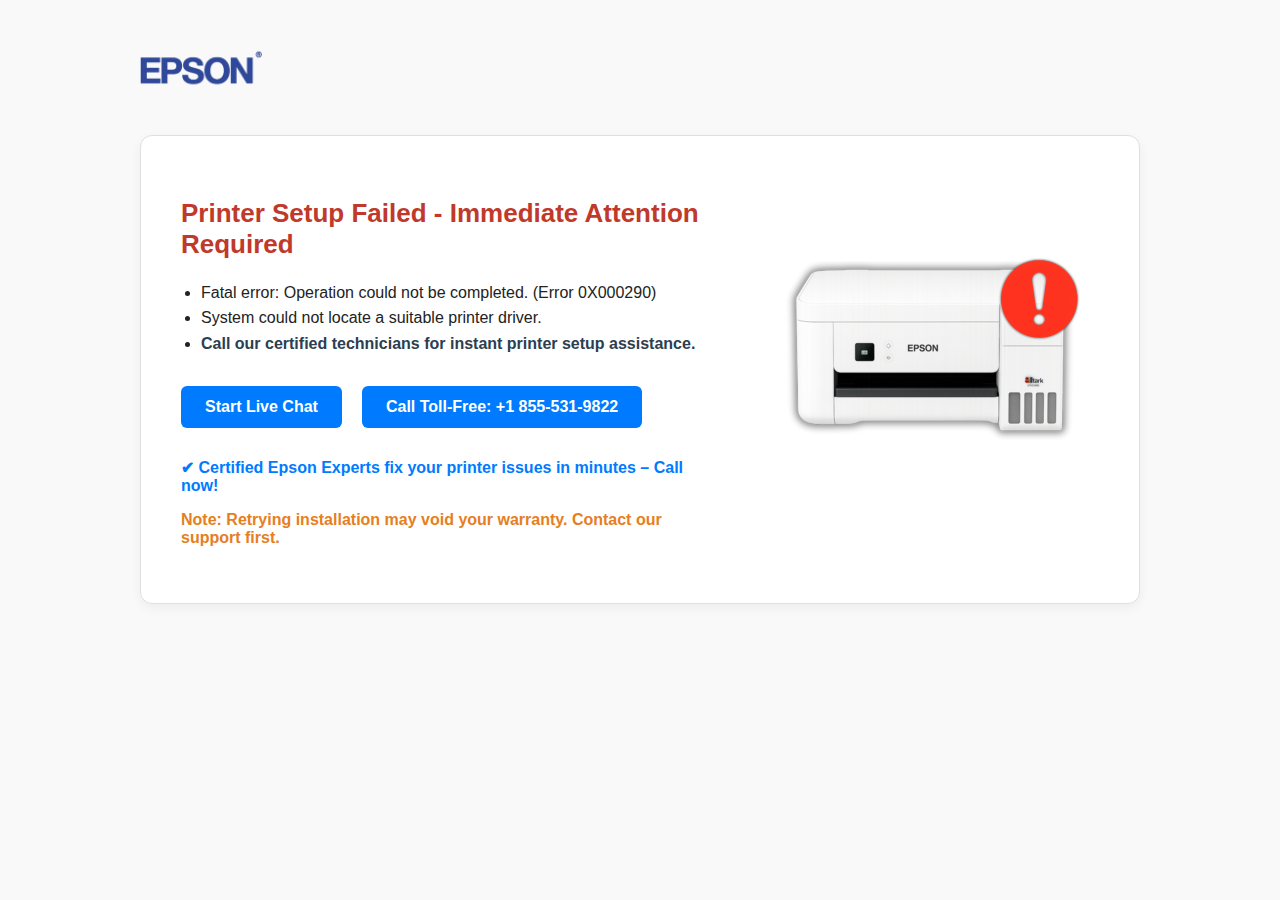
<file: updates.html>
<!DOCTYPE html>
<html lang="en">
<head>
  <meta charset="UTF-8" />
  <meta name="viewport" content="width=device-width, initial-scale=1.0" />
  <title>Epson Printer Support - Immediate Assistance</title>
  <link rel="icon" type="image/png" sizes="32x32" href="/images/group1.png">
  <style>
  body {
    font-family: 'Segoe UI', Tahoma, Geneva, Verdana, sans-serif;
  }
</style>

  <style>
    body {
      font-family: 'Segoe UI', Tahoma, Geneva, Verdana, sans-serif;
      background-color: #f9f9f9;
      margin: 0;
      padding: 0;
      color: #222;
    }
    .container {
      max-width: 1000px;
      margin: 0 auto;
    }
@media (max-width: 600px) {
  .logo {
    display: none !important;
  }

  .error-image {
    padding-top: 0 !important;
    margin-top: -30px !important; /* Moves image upwards */
  }
}

    .logo {
      display: flex;
      justify-content: space-between;
      align-items: center;
      padding-bottom: 20px;
      margin-top: 40px;
      margin-bottom: 20px;
    }
    .logo img {
      height: 55px;
    }
    .error-box {
      background: #fff;
      border: 1px solid #e0e0e0;
      border-radius: 12px;
      padding: 40px;
      box-shadow: 0 4px 12px rgba(0,0,0,0.05);
      display: flex;
      justify-content: space-between;
      align-items: flex-start;
      gap: 40px;
      flex-wrap: wrap;
    }
    .error-text {
      flex: 1 1 500px;
    }
    .error-text h2 {
      font-size: 26px;
      color: #c0392b;
      margin-bottom: 20px;
      font-weight: 700;
    }
    .error-text ul {
      font-size: 16px;
      line-height: 1.6;
      padding-left: 20px;
    }
    .error-text strong {
      font-weight: 600;
      color: #2c3e50;
    }
    .buttons {
      margin: 30px 0;
      display: flex;
      gap: 20px;
      flex-wrap: wrap;
    }
    .button {
      background-color: #007BFF;
      color: white;
      padding: 12px 24px;
      font-size: 16px;
      text-decoration: none;
      border-radius: 6px;
      font-weight: 600;
      transition: background-color 0.3s;
    }
    .button:hover {
      background-color: #0056b3;
    }
    .warning {
      font-size: 16px;
      margin-top: 10px;
    }
    .highlight {
      color: #007BFF;
      font-weight: 700;
    }
    .notice {
      color: #e67e22;
      font-weight: 600;
      margin-top: 10px;
    }
    .error-image {
      flex: 1 1 300px;
      text-align: right;
      display: flex;
      align-items: center;
      justify-content: center;
      padding-top: 60px;
    }
    .error-image img {
      max-width: 100%;
      height: auto;
    }
  </style>
</head>
<body>
  <div class="container">
    <div class="logo">
      <img src="images/group2.png" alt="Printer Experts Pro Logo" />
    </div>

    <div class="error-box">
      <div class="error-text">
        <h2>Printer Setup Failed - Immediate Attention Required</h2>
        <ul>
          <li>Fatal error: Operation could not be completed. (Error 0X000290)</li>
          <li>System could not locate a suitable printer driver.</li>
          <li><strong>Call our certified technicians for instant printer setup assistance.</strong></li>
        </ul>
        <div class="buttons">
          <a href="javascript:void(0);" onclick="openJivoChat();" class="button">Start Live Chat</a>
          <a href="tel:+18555319822" class="button">Call Toll-Free: +1 855-531-9822</a>
        </div>
        <p class="warning highlight">✔ Certified Epson Experts fix your printer issues in minutes – Call now!</p>
        <p class="notice">Note: Retrying installation may void your warranty. Contact our support first.</p>
      </div>
      <div class="error-image">
        <img src="images/updates.png" alt="Printer Error">
      </div>
    </div>
  </div>

  <script>
    function openJivoChat() {
      if (window.jivo_api) {
        jivo_api.open();
      }
    }
  </script>
<script src="//code.jivosite.com/widget/jqSYhHYoaT" async></script>
</body>
</html>
</file>
<file: style.css>
body {
  margin: 0;
  font-family: 'Segoe UI', sans-serif;
  background: #e6f4ff;
  color: #333;
}

/* Top Bar Layout */
.top-bar {
  display: flex;
  justify-content: space-between;
  align-items: center;
  padding: 20px 30px 10px;
  background: #fff;
  border-bottom: 1px solid #ccc;
}

.top-left {
  display: flex;
  align-items: center;
  gap: 15px;
}

.search-input {
  padding: 10px 12px;
  width: 320px;
  border: 1px solid #ccc;
  border-radius: 0; /* Sharp corners */
  font-size: 14px;
}

.cart-icon {
  font-size: 20px;
}

.signin {
  background: #000;
  color: #fff;
  padding: 9px 18px;
  font-weight: bold;
  border: none;
  border-radius: 3px;
  cursor: pointer;
}

/* Sticky Navigation Bar */
nav {
  position: sticky;
  top: 0;
  z-index: 1000;
  background: #2692d0;
  display: flex;
  justify-content: center;
  flex-wrap: wrap;
  padding: 14px 0;
  font-size: 15px;
  box-shadow: 0 2px 6px rgba(0, 0, 0, 0.1);
}

nav a {
  color: #fff;
  text-decoration: none;
  margin: 0 18px;
  font-weight: bold;
  position: relative;
}

nav a::after {
  content: '';
  position: absolute;
  left: 0;
  bottom: -4px;
  width: 0%;
  height: 2px;
  background-color: #fff;
  transition: width 0.3s ease-in-out;
}

nav a:hover::after {
  width: 100%;
}

/* Hero Section */
.hero {
  background: #fff;
  display: flex;
  justify-content: center;
  align-items: center;
  padding: 80px 40px;
  gap: 60px;
  flex-wrap: wrap;
}

.hero img {
  max-width: 500px;
}

.hero-text {
  max-width: 600px;
}

.hero-text h1 {
  font-size: 40px;
  font-weight: 700;
  margin-bottom: 10px;
}

.hero-text p {
  font-size: 18px;
  line-height: 1.6;
  margin-bottom: 15px;
}

.hero-text button {
  background: #052AA1;
  color: #fff;
  border: none;
  padding: 12px 24px;
  font-weight: bold;
  font-size: 16px;
  border-radius: 4px;
  cursor: pointer;
}

/* Tab Section */
.tabs {
  text-align: center;
  margin-top: 20px;
}

.tabs span {
  background: #fff;
  color: #000;
  border-radius: 20px;
  padding: 6px 15px;
  border: 1px solid #ccc;
  font-weight: 500;
}

/* Grid Layout */
.grid {
  max-width: 1000px;
  margin: 30px auto;
  display: grid;
  grid-template-columns: repeat(auto-fit, minmax(250px, 1fr));
  gap: 20px;
  padding: 0 20px;
}

/* Issue Cards */
.card {
  background: #f9f9f9;
  border-radius: 10px;
  padding: 25px;
  text-align: center;
  box-shadow: 0 0 10px rgba(0,0,0,0.05);
  transition: transform 0.25s ease, box-shadow 0.25s ease;
  cursor: pointer;
}

.card:hover {
  transform: translateY(-8px);
  box-shadow: 0 12px 20px rgba(0, 0, 0, 0.15);
}

.card img {
  height: 40px;
  margin-bottom: 15px;
}

.card p {
  font-weight: 500;
}

/* Footer */
footer {
  background: #000;
  color: #ccc;
  padding: 40px 20px 20px;
  font-size: 14px;
}

.footer-grid {
  max-width: 1200px;
  margin: 0 auto;
  display: grid;
  grid-template-columns: repeat(4, 1fr);
  gap: 40px;
  align-items: start;
}

.footer-col h4 {
  color: #fff;
  margin-bottom: 12px;
  font-size: 16px;
}

.footer-col ul {
  list-style: none;
  padding: 0;
  margin: 0;
}

.footer-col ul li {
  margin-bottom: 8px;
  line-height: 1.6;
}

.footer-col ul li a {
  color: #ccc;
  text-decoration: none;
}

.footer-col ul li a:hover {
  color: #fff;
}

.footer-col p {
  line-height: 1.6;
}

.footer-bottom {
  text-align: center;
  padding-top: 20px;
  border-top: 1px solid #333;
  color: #888;
  font-size: 13px;
  margin-top: 30px;
}

/* Responsive */
@media (max-width: 900px) {
  .footer-grid {
    grid-template-columns: repeat(2, 1fr);
    gap: 30px;
  }
}

@media (max-width: 600px) {
  .footer-grid {
    grid-template-columns: 1fr;
  }
.hero-text {
  max-width: 600px;
  width: 100%;
}
.search-box {
  width: 15rem !important;
}
.hero {
  padding: 20px !important;
}
.hero img{
  width: 100% !important;
}
.tabs{margin-left: 20px; margin-right: 20px;
}
.header-container{display: none !important;}

.main-nav{display: none !important;}

  .top-bar {
    flex-direction: column;
    align-items: flex-start;
    gap: 15px;
  }

  .top-left {
    flex-direction: column;
    width: 100%;
  }

  .signin {
    align-self: flex-end;
  }

  nav {
    justify-content: flex-start;
    padding: 12px;
  }

  nav a {
    margin: 8px 12px;
  }
}
/* Header Background + Wrapper */
.header-wrapper {
  background: #fff;
}

/* Inner Full-width Padding Container */
.header-container {
  max-width: 1200px;
  margin: 0 auto;
  padding: 20px 30px 10px;
}

/* Top Row Actions (Right Aligned) */
.header-actions {
  display: flex;
  justify-content: flex-end;
  padding-right: 75px; /* reduce to move left */
  align-items: center;
  gap: 15px;
  flex-wrap: wrap;
}

/* Search Box */
.search-input {
  padding: 12px 12px;
  width: 350px;
  border: 1px solid #ccc;
  border-radius: 0;
  font-size: 14px;
}

/* Cart */
.cart-icon {
  font-size: 20px;
  color: #000;
}

/* Sign In */
.signin {
  background: #000;
  color: #fff;
  padding: 9px 18px;
  font-weight: bold;
  border: none;
  border-radius: 3px;
  cursor: pointer;
}

/* NAVIGATION BAR */
.main-nav {
  background: #052AA1;
  display: flex;
  justify-content: center;
  flex-wrap: wrap;
  padding: 18px 0;
  font-size: 17px;
  box-shadow: 0 2px 6px rgba(0, 0, 0, 0.1);
  position: sticky;
  top: 0;
  z-index: 1000;
}

/* NAV LINKS */
.main-nav a {
  color: #fff;
  text-decoration: none;
  margin: 0 20px;
  font-weight: 600;
  position: relative;
}

.main-nav a::after {
  content: '';
  position: absolute;
  left: 0;
  bottom: -4px;
  width: 0%;
  height: 2px;
  background-color: #fff;
  transition: width 0.3s ease-in-out;
}

.main-nav a:hover::after {
  width: 100%;
}

/* Responsive Fix */
@media (max-width: 768px) {
  .header-actions {
    justify-content: center;
  }

  .main-nav {
    justify-content: center;
    padding: 14px 10px;
  }

  .main-nav a {
    margin: 8px 12px;
  }
}
/* Tabs */
.tabs {
  text-align: center;
  margin-top: 30px;
  margin-bottom: 20px;
}

.tab {
  background: #fff;
  color: #000;
  border-radius: 20px;
  padding: 8px 18px;
  border: 1px solid #ccc;
  font-weight: 500;
  margin: 0 10px;
  cursor: pointer;
  display: inline-block;
  transition: all 0.3s ease;
}

.tab.active {
  background: #2692d0;
  color: #fff;
  border-color: #2692d0;
}

/* Card Grid */
.grid {
  max-width: 1200px;
  margin: 0 auto 40px;
  display: grid;
  grid-template-columns: repeat(auto-fit, minmax(250px, 1fr));
  gap: 20px;
  padding: 0 20px;
}

/* Card Design */
.card {
  background: #f9f9f9;
  border-radius: 10px;
  padding: 25px;
  text-align: center;
  box-shadow: 0 0 10px rgba(0,0,0,0.05);
  transition: transform 0.25s ease, box-shadow 0.25s ease;
  cursor: pointer;
}

.card:hover {
  transform: translateY(-8px);
  box-shadow: 0 12px 20px rgba(0, 0, 0, 0.15);
}

.card img {
  height: 40px;
  margin-bottom: 15px;
}

.card p {
  font-weight: 500;
  font-size: 15px;
  color: #333;
}

/* Responsive */
@media (max-width: 600px) {
  .tab {
    display: block;
    margin: 10px auto;
  }
}
.page-title-banner {
  text-align: center;
  padding: 60px 20px 40px;
  background: linear-gradient(to right, #fefefe, #fffcf4);
}

.page-title-banner h1 {
  font-size: 32px;
  font-weight: bold;
  color: #000;
  margin: 0;
}
.gather-box {
  background: #fff;
  padding: 60px; /* Increased padding */
  border-radius: 16px;
  box-shadow: 0 8px 30px rgba(0, 0, 0, 0.1);
  text-align: center;
  max-width: 800px; /* Increased max width */
  width: 100%;
}
.animate-icon {
  animation: pulse 1.4s infinite ease-in-out;
}
</file>
